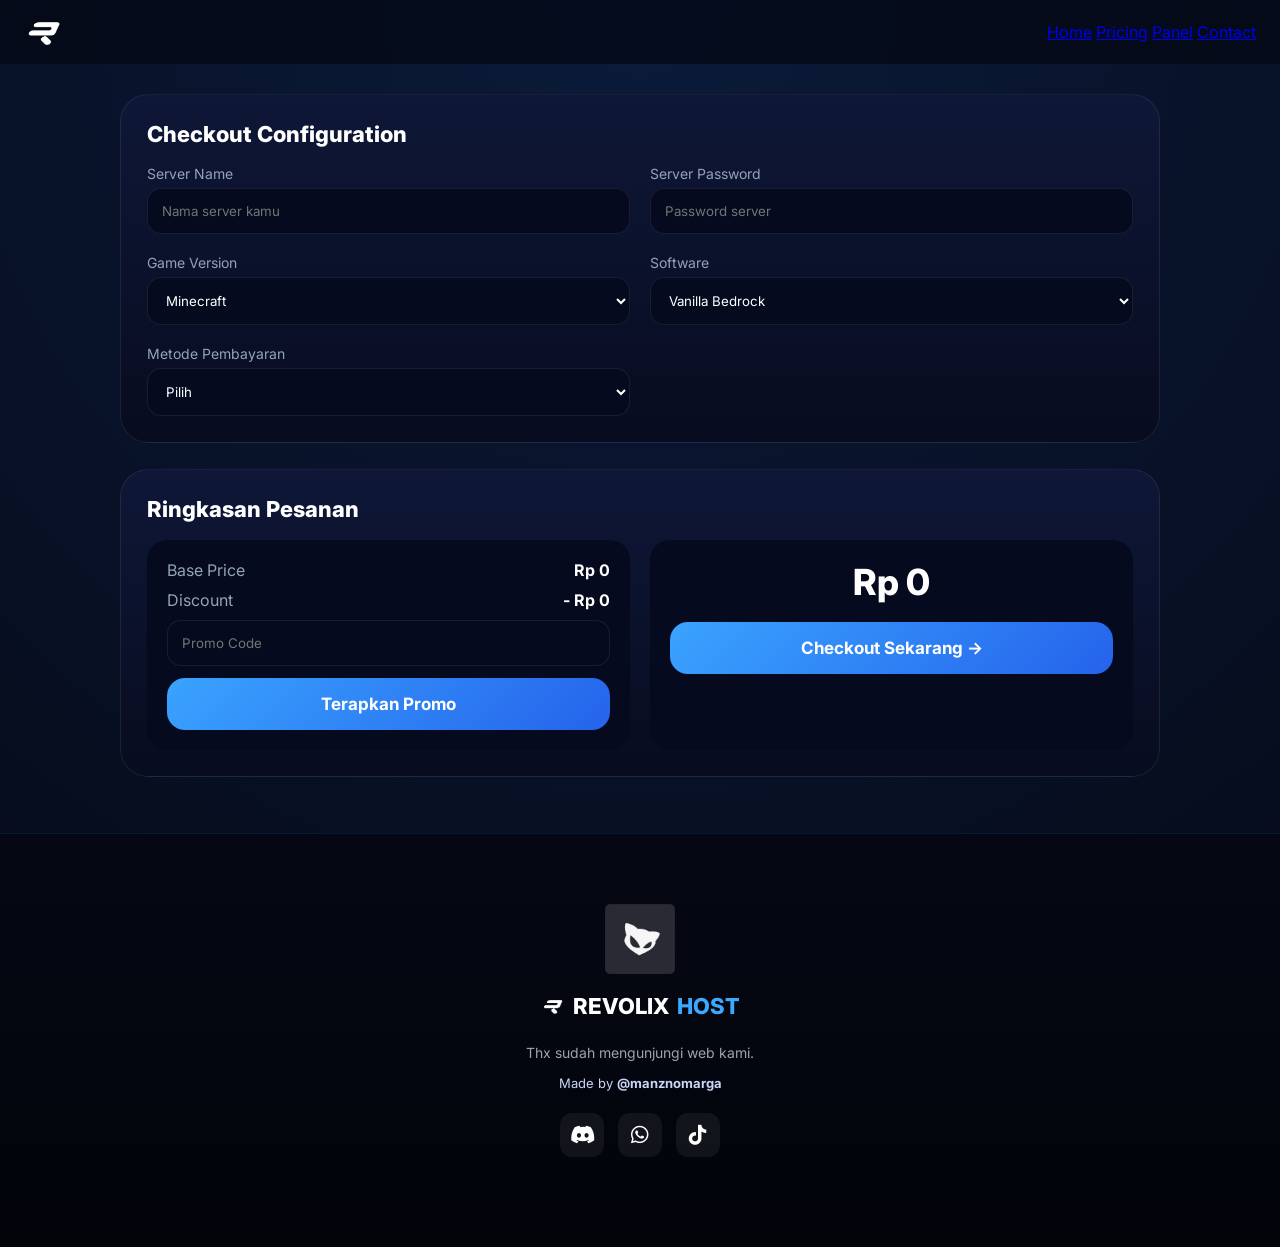
<file: checkout.html>
<!DOCTYPE html>
<html lang="id">
<head>
<meta charset="UTF-8">
<meta name="viewport" content="width=device-width, initial-scale=1.0">
<title>Checkout</title>

<link href="https://fonts.googleapis.com/css2?family=Inter:wght@400;600;700;800&display=swap" rel="stylesheet">

<link rel="stylesheet" href="https://cdnjs.cloudflare.com/ajax/libs/font-awesome/6.5.1/css/all.min.css">

<style>
/* === STYLE TIDAK DIUBAH === */
:root{
  --bg:#050814;
  --card:#0b132b;
  --blue:#3aa3ff;
  --border:rgba(255,255,255,.08);
  --text:#fff;
  --muted:#94a3b8;
}
*{box-sizing:border-box;font-family:'Inter',sans-serif}
body{
  margin:0;
  background:radial-gradient(circle at top,#0b1b3a,#050814);
  color:var(--text);
}
.header{
  height:64px;
  display:flex;
  align-items:center;
  justify-content:space-between;
  padding:0 24px;
  background:rgba(5,8,20,.75);
  backdrop-filter:blur(12px);
}
.logo{width:40px;height:40px}
.logo img{width:100%;height:100%;object-fit:contain}
.menu{width:26px}
.menu span{display:block;height:3px;background:#fff;border-radius:2px;margin:5px 0}
.container{max-width:1100px;margin:auto;padding:30px}
.card{
  background:linear-gradient(180deg,#0e1737,#080c1f);
  border:1px solid var(--border);
  border-radius:28px;
  padding:26px;
  margin-bottom:26px;
}
h2{margin:0 0 18px;font-size:22px;font-weight:800}
.grid{display:grid;grid-template-columns:repeat(2,1fr);gap:20px}
label{font-size:14px;color:var(--muted);margin-bottom:6px;display:block}
select,input{
  width:100%;
  padding:14px;
  border-radius:14px;
  border:1px solid var(--border);
  background:#050a1e;
  color:#fff;
}
.payment-detail{
  margin-top:14px;
  padding:18px;
  border-radius:16px;
  background:#050a1e;
  display:none;
}
.summary{display:grid;grid-template-columns:1fr 1fr;gap:20px}
.box{background:#050a1e;border-radius:20px;padding:20px}
.row{display:flex;justify-content:space-between;margin-bottom:10px;color:var(--muted)}
.row b{color:#fff}
.total{font-size:36px;font-weight:800}
.btn{
  width:100%;
  padding:16px;
  border-radius:18px;
  border:none;
  background:linear-gradient(135deg,#3aa3ff,#2563eb);
  color:#fff;
  font-size:17px;
  font-weight:700;
  cursor:pointer;
}
@media(max-width:900px){
  .grid,.summary{grid-template-columns:1fr}
}

/* ================= FOOTER ================= */

.footer{
  background: linear-gradient(180deg,#050814,#02040a);
  padding: 70px 20px 90px;
  text-align: center;
  border-top: 1px solid rgba(0,170,255,0.15);
}

.footer-content{
  max-width: 1100px;
  margin: auto;
}

.footer-brand{
  margin-bottom: 25px;
}

.logo-big{
  width: 70px;
  height: auto;
  max-width: 100%;
  object-fit: contain;
  margin-bottom: 15px;
}

.brand-text{
  display: flex;
  justify-content: center;
  align-items: center;
  gap: 8px;
  font-size: 22px;
  font-weight: 800;
  color: #fff;
}

.logo-small{
  width: 24px;
  height: auto;
  object-fit: contain;
}

.brand-text .blue{
  color: #3aa9ff;
}

.footer-desc{
  margin-top: 16px;
  font-size: 14px;
  color: #9ca3af;
}

.footer-made{
  margin-top: 6px;
  font-size: 13px;
  color: #cbd5f5;
}

.footer-social{
  margin-top: 22px;
  display: flex;
  justify-content: center;
  gap: 14px;
}

.footer-social a{
  width: 44px;
  height: 44px;
  border-radius: 12px;
  background: rgba(255,255,255,.06);
  display: flex;
  align-items: center;
  justify-content: center;
  font-size: 20px;
  color: #fff;
  text-decoration: none;
  transition: 0.3s ease;
}

.footer-social a:hover{
  background: #3aa9ff;
  transform: translateY(-4px);
}

/* ===== HAMBURGER ===== */
.hamburger-btn{
  width:26px;
  cursor:pointer;
}

.hamburger-btn span{
  display:block;
  height:3px;
  background:#fff;
  margin:5px 0;
  border-radius:2px;
}

/* ===== MOBILE MENU ===== */
.mobile-menu{
  position:fixed;
  top:0;
  right:-100%;
  width:80%;
  height:100vh;
  background:#070814;
  padding:90px 24px;
  transition:.3s ease;
  z-index:9999;
}

.mobile-menu.active{
  right:0;
}

.mobile-menu a{
  display:block;
  margin:16px 0;
  text-decoration:none;
  color:#eaf4ff;
  font-weight:500;
}

/* GROUP */
.menu-group{
  margin-top:22px;
}

.menu-title{
  display:flex;
  justify-content:space-between;
  align-items:center;
  font-weight:600;
  cursor:pointer;
}

.arrow{
  font-size:12px;
  transition:.3s;
}

/* SUBMENU */
.submenu{
  max-height:0;
  overflow:hidden;
  margin-left:12px;
  transition:.3s ease;
}

.submenu.active{
  max-height:200px;
}

.menu-title.toggle.active .arrow{
  transform:rotate(180deg);
}

/* ===== HAMBURGER ===== */
.hamburger-btn{
  display:none;
  width:26px;
  cursor:pointer;
}

.hamburger-btn span{
  display:block;
  height:3px;
  background:#eaf4ff;
  margin:5px 0;
  border-radius:2px;
}

/* ===== MOBILE MENU ===== */
.mobile-menu{
  position:fixed;
  top:0;
  right:-100%;
  width:80%;
  height:100vh;
  background:#070814;
  padding:90px 24px;
  transition:.3s ease;
  z-index:9999;
}

.mobile-menu.active{
  right:0;
}

.mobile-menu a{
  display:block;
  margin:16px 0;
  text-decoration:none;
  color:#eaf4ff;
  font-weight:500;
}

/* GROUP */
.menu-group{
  margin-top:22px;
}

.menu-title{
  display:flex;
  justify-content:space-between;
  align-items:center;
  font-weight:600;
  cursor:pointer;
}

.arrow{
  font-size:12px;
  transition:.3s;
}

/* SUBMENU */
.submenu{
  max-height:0;
  overflow:hidden;
  margin-left:12px;
  transition:.3s ease;
}

.submenu.active{
  max-height:200px;
}

.menu-title.toggle.active .arrow{
  transform:rotate(180deg);
}

/* ===== RESPONSIVE ===== */
@media (max-width:992px){
  nav{
    display:none;
  }
  .hamburger-btn{
    display:block;
  }
}
</style>
</head>

<body>

<div class="header">
  <div class="logo">
    <img src="logo-kanan.png">
  </div>

  <!-- HAMBURGER -->
<nav>
      <a href="lobby.html">Home</a>
      <a href="#pricing">Pricing</a>
      <a href="panel.html">Panel</a>
      <a href="support.html">Contact</a>
    </nav>

    <!-- HAMBURGER -->
    <div class="hamburger-btn" id="hamburgerBtn">
      <span></span>
      <span></span>
      <span></span>
    </div>

  </div>
</header>
<div class="mobile-menu" id="mobileMenu">

  <a href="lobby.html">Beranda</a>

  <div class="menu-group">
    <div class="menu-title toggle">
      Minecraft Hosting
      <span class="arrow">▼</span>
    </div>
    <div class="submenu">
      <a href="paket-private.html#private">Private Hosting</a>
      <a href="paket-shared.html#shared">Shared Hosting</a>
    </div>
  </div>

  <div class="menu-group">
    <div class="menu-title">Other Products</div>
    <a href="vps.html">VPS</a>
    <a href="domain.html">Domain</a>
    <a href="setup.html">Setup Server</a>
    <a href="panel.html">Game Panel</a>
    <a href="support.html">Support</a>
  </div>

</div>

<div class="mobile-menu" id="mobileMenu">

  <a href="lobby.html">Beranda</a>

  <div class="menu-group">
    <div class="menu-title toggle">
      Minecraft Hosting
      <span class="arrow">▼</span>
    </div>
    <div class="submenu">
      <a href="paket-private.html#private">Private Hosting</a>
      <a href="paket-shared.html#shared">Shared Hosting</a>
    </div>
  </div>

  <div class="menu-group">
    <div class="menu-title">Other Products</div>
    <a href="vps.html">VPS</a>
    <a href="domain.html">Domain</a>
    <a href="setup.html">Setup Server</a>
    <a href="panel.html">Game Panel</a>
    <a href="support.html">Support</a>
  </div>

</div>

<div class="container">

<div class="card">
<h2>Checkout Configuration</h2>
<div class="grid">
<div>
  <label>Server Name</label>
  <input id="serverName" placeholder="Nama server kamu">
</div>

<div>
  <label>Server Password</label>
  <input id="serverPass" type="password" placeholder="Password server">
</div>

<div>
<label>Game Version</label>
<select id="game">
<option>Minecraft</option>
</select>
</div>

<div>
<label>Software</label>
<select id="software">
<option>Vanilla Bedrock</option>
<option>Paper</option>
<option>BungeeCord</option>
<option>Fabric</option>
<option>Spigot</option>
<option>Velocity</option>
</select>
</div>

<div>
<label>Metode Pembayaran</label>
<select id="payment" onchange="showPayment()">
<option value="">Pilih</option>
<option value="qris">QRIS</option>
<option value="dana">DANA</option>
<option value="gopay">GoPay</option>
</select>
<div class="payment-detail" id="payDetail"></div>
</div>

</div>
</div>

<div class="card">
<h2>Ringkasan Pesanan</h2>

<div class="summary">

<div class="box">
<div class="row"><span>Base Price</span><b id="base">Rp 0</b></div>
<div class="row"><span>Discount</span><b id="disc">Rp 0</b></div>
<input id="promo" placeholder="Promo Code">
<button class="btn" onclick="applyPromo()" style="margin-top:12px">Terapkan Promo</button>
</div>

<div class="box" style="text-align:center">
<div class="total" id="total">Rp 0</div>
<button class="btn" onclick="checkout()" style="margin-top:18px">
Checkout Sekarang →
</button>
</div>

</div>
</div>

</div>

<script>
/* === BACA HARGA DARI DETAIL.HTML === */
const params = new URLSearchParams(window.location.search);
let basePrice = parseInt(params.get("harga")) || 0;
let discount = 0;

/* ELEMENT */
const baseEl = document.getElementById("base");
const discEl = document.getElementById("disc");
const totalEl = document.getElementById("total");

/* UPDATE TAMPILAN */
function updatePrice(){
  baseEl.innerText = "Rp " + basePrice.toLocaleString("id-ID");
  discEl.innerText = "- Rp " + discount.toLocaleString("id-ID");
  totalEl.innerText = "Rp " + Math.max(basePrice - discount, 0).toLocaleString("id-ID");
}
updatePrice();

/* PROMO */
function applyPromo(){
  discount = promo.value === "DISKON15" ? 15000 : 0;
  updatePrice();
}

/* PAYMENT */
function showPayment(){
  payDetail.style.display="block";
  if(payment.value==="qris") payDetail.innerHTML=`<img src="qris.png" width="180">`;
  if(payment.value==="dana") payDetail.innerHTML=`DANA<br>08xxxxxxxxxx`;
  if(payment.value==="gopay") payDetail.innerHTML=`GOPAY<br>08xxxxxxxxxx`;
}

/* CHECKOUT */
function checkout(){

  const total = Math.max(base - disc, 0);

  const serverName = document.getElementById("serverName").value || "-";
  const serverPass = document.getElementById("serverPass").value || "-";

  const msg =
`╭─╼〈 ORDER FORM 〉╼
├ 🎮 Game           : \`${game.value}\`
├ 📦 Paket          : \`${paket}\`
├ 🧠 RAM            : \`${ram}\`
├ ⚙️ CPU            : \`${cpu}\`
├ 💾 Disk           : \`${disk}\`
├ 🌐 Server Name    : \`${serverName}\`
├ 🔑 Server Password: \`${serverPass}\`
├ 🖥️ Software       : \`${software.value}\`
├ 💳 Payment        : \`${payment.value.toUpperCase()}\`
├ 💰 Total          : \`Rp ${total.toLocaleString("id-ID")}\`
╰────────────╼`;

  window.open(
    "https://wa.me/6287745935987?text=" + encodeURIComponent(msg),
    "_blank"
  );
}

const q = new URLSearchParams(location.search);

const paket = (q.get("paket") || "LITE").toUpperCase();
const ramRaw  = q.get("ram");
const cpuRaw  = q.get("cpu");
const diskRaw = q.get("disk");

const ram  = ramRaw  ? ramRaw  + " GB"   : "-";
const cpu  = cpuRaw  ? cpuRaw  + " Core" : "-";
const disk = diskRaw ? diskRaw + " GB"   : "-";

let base     = Number(q.get("harga")) || 0;
let disc     = 0;
</script>
<footer class="footer">
  <div class="footer-content">

    <div class="footer-brand">
      <img src="logo-besar.png" alt="REVOLIX Logo" class="logo-big">

      <div class="brand-text">
        <img src="logo-kanan.png" alt="Logo Small" class="logo-small">
        REVOLIX<span class="blue">HOST</span>
      </div>
    </div>

    <p class="footer-desc">
      Thx sudah mengunjungi web kami.
    </p>

    <p class="footer-made">
      Made by <strong>@manznomarga</strong>
    </p>

    <div class="footer-social">
  <a href="https://discord.gg/YJnR5jQazt" target="_blank">
    <i class="fa-brands fa-discord"></i>
  </a>

  <a href="https://wa.me/6287745935987" target="_blank">
    <i class="fa-brands fa-whatsapp"></i>
  </a>

  <a href="https://tiktok.com/@revolix.com" target="_blank">
    <i class="fa-brands fa-tiktok"></i>
  </a>
</div>

  </div>
</footer>
<script>
document.addEventListener("DOMContentLoaded", () => {

  const hamburger = document.getElementById("hamburgerBtn");
  const mobileMenu = document.getElementById("mobileMenu");
  const toggle = document.querySelector(".menu-title.toggle");

  hamburger.addEventListener("click", () => {
    mobileMenu.classList.toggle("active");
  });

  toggle.addEventListener("click", () => {
    toggle.classList.toggle("active");
    toggle.nextElementSibling.classList.toggle("active");
  });

  document.querySelectorAll(".mobile-menu a").forEach(link=>{
    link.addEventListener("click", () => {
      mobileMenu.classList.remove("active");
    });
  });

});
</script>
</body>
</html>
</file>
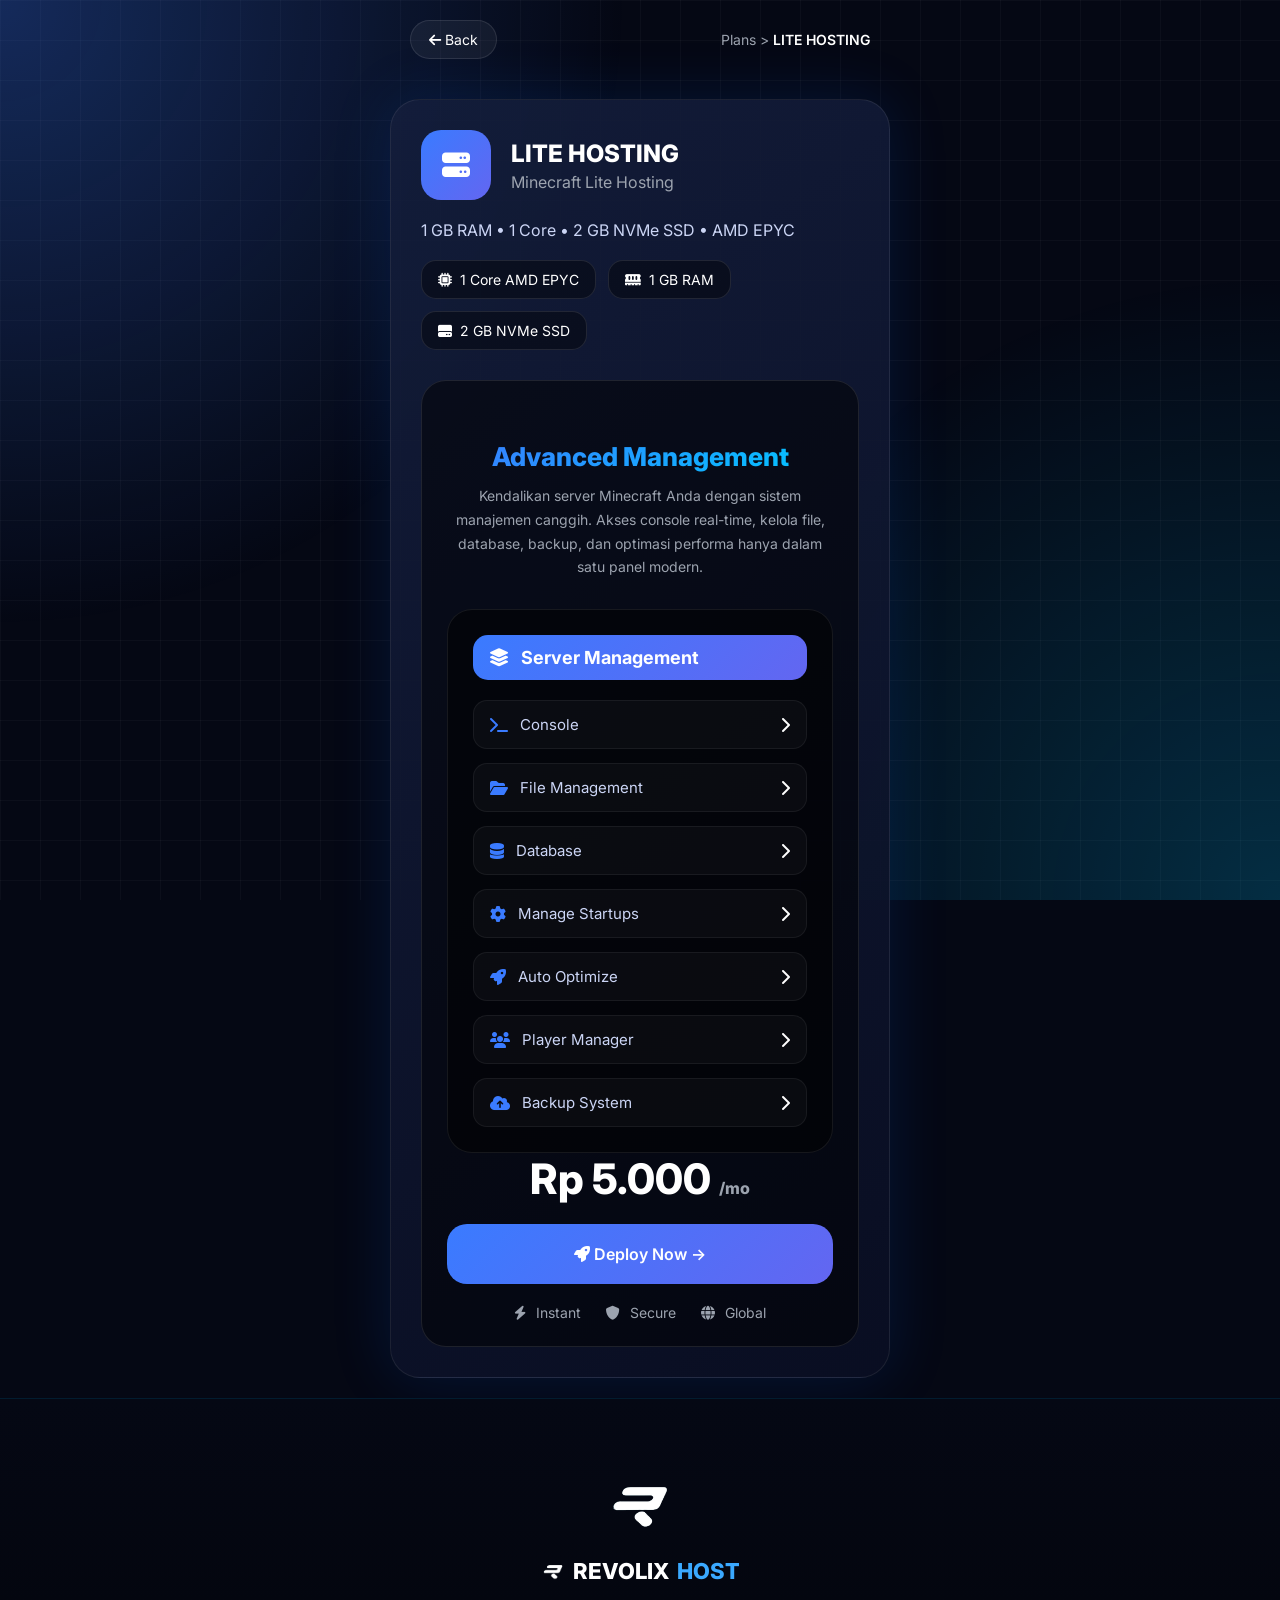
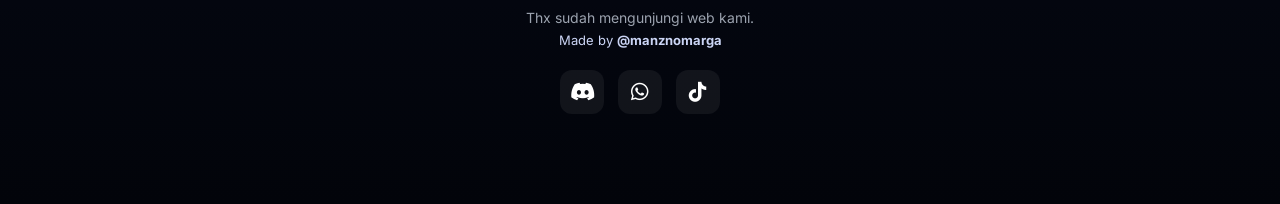
<file: detail.html>
<!DOCTYPE html>
<html lang="id">
<head>
<meta charset="UTF-8">
<meta name="viewport" content="width=device-width, initial-scale=1.0">
<title>Detail Paket</title>
<link href="https://fonts.googleapis.com/css2?family=Inter:wght@400;600;700;800&display=swap" rel="stylesheet">
<link rel="stylesheet" href="https://cdnjs.cloudflare.com/ajax/libs/font-awesome/6.5.0/css/all.min.css">
<style>
*{margin:0;padding:0;box-sizing:border-box;font-family:'Inter',sans-serif;}
body{background:#050814;color:white;min-height:100vh;overflow-x:hidden;scroll-behavior:smooth;}
body::before{content:"";position:fixed;inset:0;background:linear-gradient(rgba(255,255,255,.03) 1px, transparent 1px), linear-gradient(90deg, rgba(255,255,255,.03) 1px, transparent 1px);background-size:40px 40px;z-index:-2;}
body::after{content:"";position:fixed;inset:0;background:radial-gradient(circle at top left, rgba(58,123,255,.3), transparent 40%), radial-gradient(circle at bottom right, rgba(0,198,255,.2), transparent 40%);z-index:-1;}
.top-nav{display:flex;align-items:center;justify-content:space-between;padding:20px;max-width:500px;margin:auto;}
.back-btn{padding:10px 18px;border-radius:30px;background:rgba(255,255,255,.05);border:1px solid rgba(255,255,255,.1);cursor:pointer;font-size:14px;}
.breadcrumb{font-size:14px;color:#9ca3af;}
.breadcrumb span{color:white;font-weight:600;}
.card{max-width:500px;margin:20px auto;background:linear-gradient(145deg, rgba(20,30,60,.9), rgba(10,15,35,.9));border-radius:30px;padding:30px;border:1px solid rgba(255,255,255,.08);box-shadow:0 0 60px rgba(0,100,255,.15);}
.header{display:flex;gap:20px;align-items:center;margin-bottom:20px;}
.icon-box{width:70px;height:70px;border-radius:20px;background:linear-gradient(135deg,#3a7bff,#6366f1);display:flex;align-items:center;justify-content:center;font-size:28px;}
.title h1{font-size:24px;font-weight:800;}
.title p{color:#9ca3af;margin-top:4px;}
.pills{display:flex;flex-wrap:wrap;gap:12px;margin:20px 0;}
.pill{padding:10px 16px;border-radius:15px;background:rgba(0,0,0,.4);border:1px solid rgba(255,255,255,.1);display:flex;align-items:center;gap:8px;font-size:14px;}
.price-box{margin-top:30px;padding:25px;border-radius:25px;background:rgba(0,0,0,.5);border:1px solid rgba(255,255,255,.1);text-align:center;}
.price{font-size:42px;font-weight:800;margin-bottom:20px;}
.price span{font-size:16px;color:#9ca3af;}
.deploy{width:100%;height:60px;border:none;border-radius:20px;font-size:16px;font-weight:600;cursor:pointer;background:linear-gradient(135deg,#3a7bff,#6366f1);color:white;}
.features{margin-top:20px;display:flex;justify-content:center;gap:25px;color:#9ca3af;font-size:14px;}
.features i{margin-right:6px;}
.management-box{margin-top:30px;padding:25px;border-radius:25px;background:rgba(0,0,0,.5);border:1px solid rgba(255,255,255,.08);}
.management-title{display:flex;align-items:center;gap:12px;font-weight:700;font-size:18px;margin-bottom:20px;padding:12px 16px;border-radius:15px;background:linear-gradient(135deg,#3a7bff,#6366f1);}
.management-list{display:flex;flex-direction:column;gap:14px;}
.management-item{display:flex;justify-content:space-between;align-items:center;padding:14px 16px;border-radius:14px;background:rgba(255,255,255,.03);border:1px solid rgba(255,255,255,.06);transition:.3s;cursor:pointer;}
.management-item:hover{background:rgba(58,123,255,.15);border-color:rgba(58,123,255,.4);}
.management-left{display:flex;align-items:center;gap:12px;color:#cbd5f5;font-size:15px;}
.management-left i{color:#3a7bff;font-size:16px;}
.management-hero{text-align:center;margin-top:35px;}
.management-hero h2{font-size:26px;font-weight:800;background:linear-gradient(135deg,#3a7bff,#00c6ff);-webkit-background-clip:text;-webkit-text-fill-color:transparent;margin-bottom:12px;}
.management-hero p{font-size:14px;color:#9ca3af;line-height:1.7;max-width:420px;margin:auto;}
.footer{background: linear-gradient(180deg,#050814,#02040a);padding: 70px 20px 90px;text-align: center;border-top: 1px solid rgba(0,170,255,0.15);}
.footer-content{max-width: 1100px;margin: auto;}
.footer-brand{margin-bottom: 25px;}
.logo-big{width: 70px;height: auto;max-width: 100%;object-fit: contain;margin-bottom: 15px;}
.brand-text{display: flex;justify-content: center;align-items: center;gap: 8px;font-size: 22px;font-weight: 800;color: #fff;}
.logo-small{width: 24px;height: auto;object-fit: contain;}
.brand-text .blue{color: #3aa9ff;}
.footer-desc{margin-top: 16px;font-size: 14px;color: #9ca3af;}
.footer-made{margin-top: 6px;font-size: 13px;color: #cbd5f5;}
.footer-social{margin-top: 22px;display: flex;justify-content: center;gap: 14px;}
.footer-social a{width: 44px;height: 44px;border-radius: 12px;background: rgba(255,255,255,.06);display: flex;align-items: center;justify-content: center;font-size: 20px;color: #fff;text-decoration: none;transition: 0.3s ease;}
.footer-social a:hover{background: #3aa9ff;transform: translateY(-4px);}
</style>
</head>
<body>

<div class="top-nav">
  <div class="back-btn" onclick="window.history.back()">
    <i class="fa-solid fa-arrow-left"></i> Back
  </div>
  <div class="breadcrumb">
    Plans > <span id="breadcrumbTitle"></span>
  </div>
</div>

<div class="card">

  <div class="header">
    <div class="icon-box">
      <i class="fa-solid fa-server"></i>
    </div>
    <div class="title">
      <h1 id="title"></h1>
      <p id="typeText"></p>
    </div>
  </div>

  <div id="subtitle" style="color:#cbd5f5;margin-bottom:10px;"></div>

  <div class="pills">
    <div class="pill"><i class="fa-solid fa-microchip"></i> <span id="cpu"></span></div>
    <div class="pill"><i class="fa-solid fa-memory"></i> <span id="ram"></span></div>
    <div class="pill"><i class="fa-solid fa-hard-drive"></i> <span id="disk"></span></div>
  </div>

  <div class="price-box">
    <div class="management-hero">
      <h2>Advanced Management</h2>
      <p>
        Kendalikan server Minecraft Anda dengan sistem manajemen canggih.
        Akses console real-time, kelola file, database, backup, dan optimasi
        performa hanya dalam satu panel modern.
      </p>
    </div>

    <div class="management-box">
      <div class="management-title">
        <i class="fa-solid fa-layer-group"></i>
        Server Management
      </div>

      <div class="management-list">
        <div class="management-item"><div class="management-left"><i class="fa-solid fa-terminal"></i> Console</div><i class="fa-solid fa-chevron-right"></i></div>
        <div class="management-item"><div class="management-left"><i class="fa-solid fa-folder-open"></i> File Management</div><i class="fa-solid fa-chevron-right"></i></div>
        <div class="management-item"><div class="management-left"><i class="fa-solid fa-database"></i> Database</div><i class="fa-solid fa-chevron-right"></i></div>
        <div class="management-item"><div class="management-left"><i class="fa-solid fa-gear"></i> Manage Startups</div><i class="fa-solid fa-chevron-right"></i></div>
        <div class="management-item"><div class="management-left"><i class="fa-solid fa-rocket"></i> Auto Optimize</div><i class="fa-solid fa-chevron-right"></i></div>
        <div class="management-item"><div class="management-left"><i class="fa-solid fa-users"></i> Player Manager</div><i class="fa-solid fa-chevron-right"></i></div>
        <div class="management-item"><div class="management-left"><i class="fa-solid fa-cloud-arrow-up"></i> Backup System</div><i class="fa-solid fa-chevron-right"></i></div>
      </div>
    </div>

    <div class="price" id="price"></div>
    <button class="deploy" id="deployNow">
      <i class="fa-solid fa-rocket"></i> Deploy Now →
    </button>

    <div class="features">
      <div><i class="fa-solid fa-bolt"></i> Instant</div>
      <div><i class="fa-solid fa-shield"></i> Secure</div>
      <div><i class="fa-solid fa-globe"></i> Global</div>
    </div>
  </div>
</div>

<script>
const params = new URLSearchParams(window.location.search);
const paket = (params.get("paket") || "lite").toLowerCase();
const ram = parseInt(params.get("ram")) || 1;
const core = parseInt(params.get("cpu")) || 1;
const disk = parseInt(params.get("disk")) || ram * 2;
const harga = parseInt(params.get("harga")) || 5000;

let cpuName = "AMD EPYC";
if (paket.includes("medium")) cpuName = "AMD EPYC 7443P";
else if (paket.includes("extreme")) cpuName = "Ryzen 7 3700X";

document.getElementById("title").innerText = paket.toUpperCase() + " HOSTING";
document.getElementById("typeText").innerText = "Minecraft " + paket.charAt(0).toUpperCase() + paket.slice(1) + " Hosting";
document.getElementById("breadcrumbTitle").innerText = paket.toUpperCase() + " HOSTING";
document.getElementById("cpu").innerText = core + " Core " + cpuName;
document.getElementById("ram").innerText = ram + " GB RAM";
document.getElementById("disk").innerText = disk + " GB NVMe SSD";
document.getElementById("price").innerHTML = "Rp " + harga.toLocaleString("id-ID") + " <span>/mo</span>";
document.getElementById("subtitle").innerText = ram + " GB RAM • " + core + " Core • " + disk + " GB NVMe SSD • " + cpuName;

document.getElementById("deployNow").addEventListener("click", function () {
  window.location.href =
    "checkout.html?paket=" + paket +
    "&ram=" + ram +
    "&cpu=" + core +
    "&disk=" + disk +
    "&harga=" + harga;
});
</script>

<footer class="footer">
  <div class="footer-content">
    <div class="footer-brand">
      <img src="logo-kanan.png" alt="REVOLIX Logo" class="logo-big">
      <div class="brand-text">
        <img src="logo-kanan.png" alt="Logo Small" class="logo-small">
        REVOLIX<span class="blue">HOST</span>
      </div>
    </div>
    <p class="footer-desc">Thx sudah mengunjungi web kami.</p>
    <p class="footer-made">Made by <strong>@manznomarga</strong></p>
    <div class="footer-social">
      <a href="https://discord.gg/YJnR5jQazt" target="_blank"><i class="fa-brands fa-discord"></i></a>
      <a href="https://wa.me/6287745935987" target="_blank"><i class="fa-brands fa-whatsapp"></i></a>
      <a href="https://tiktok.com/@revolix.com" target="_blank"><i class="fa-brands fa-tiktok"></i></a>
    </div>
  </div>
</footer>

</body>
</html>
</file>
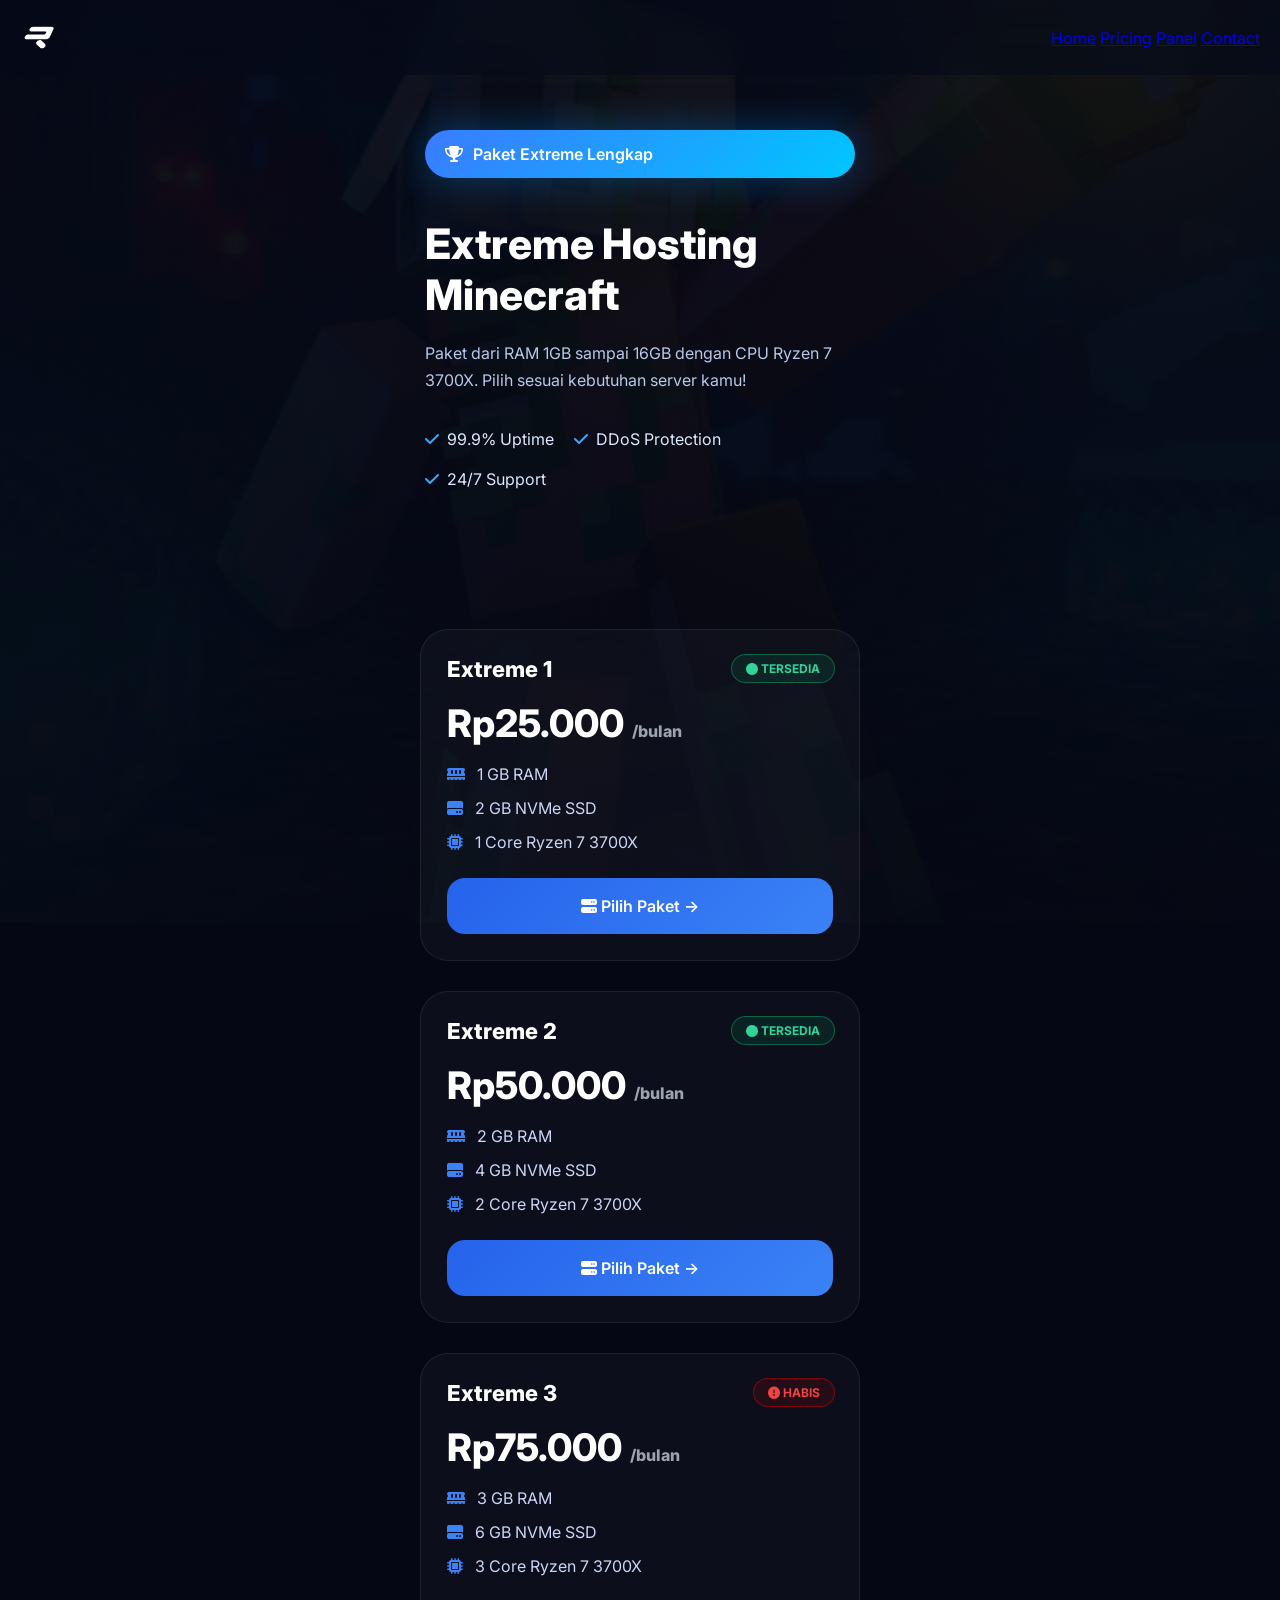
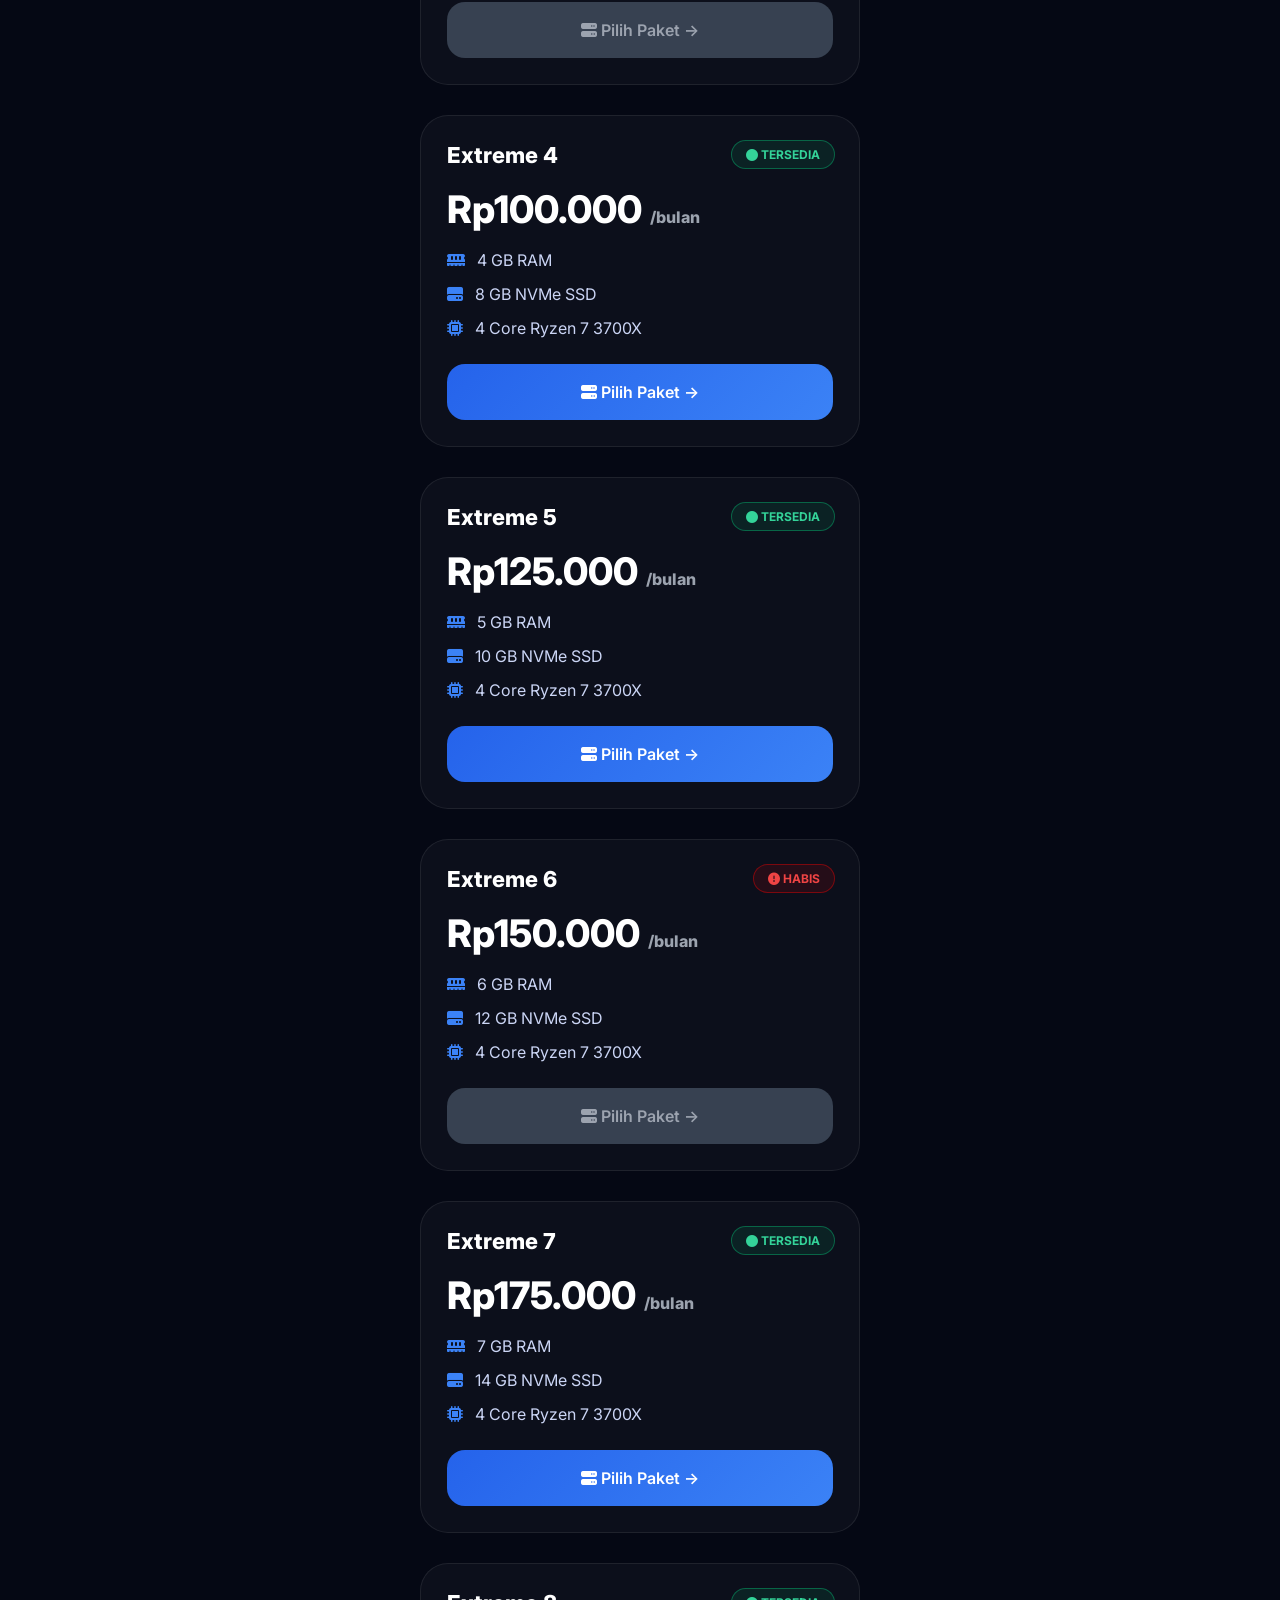
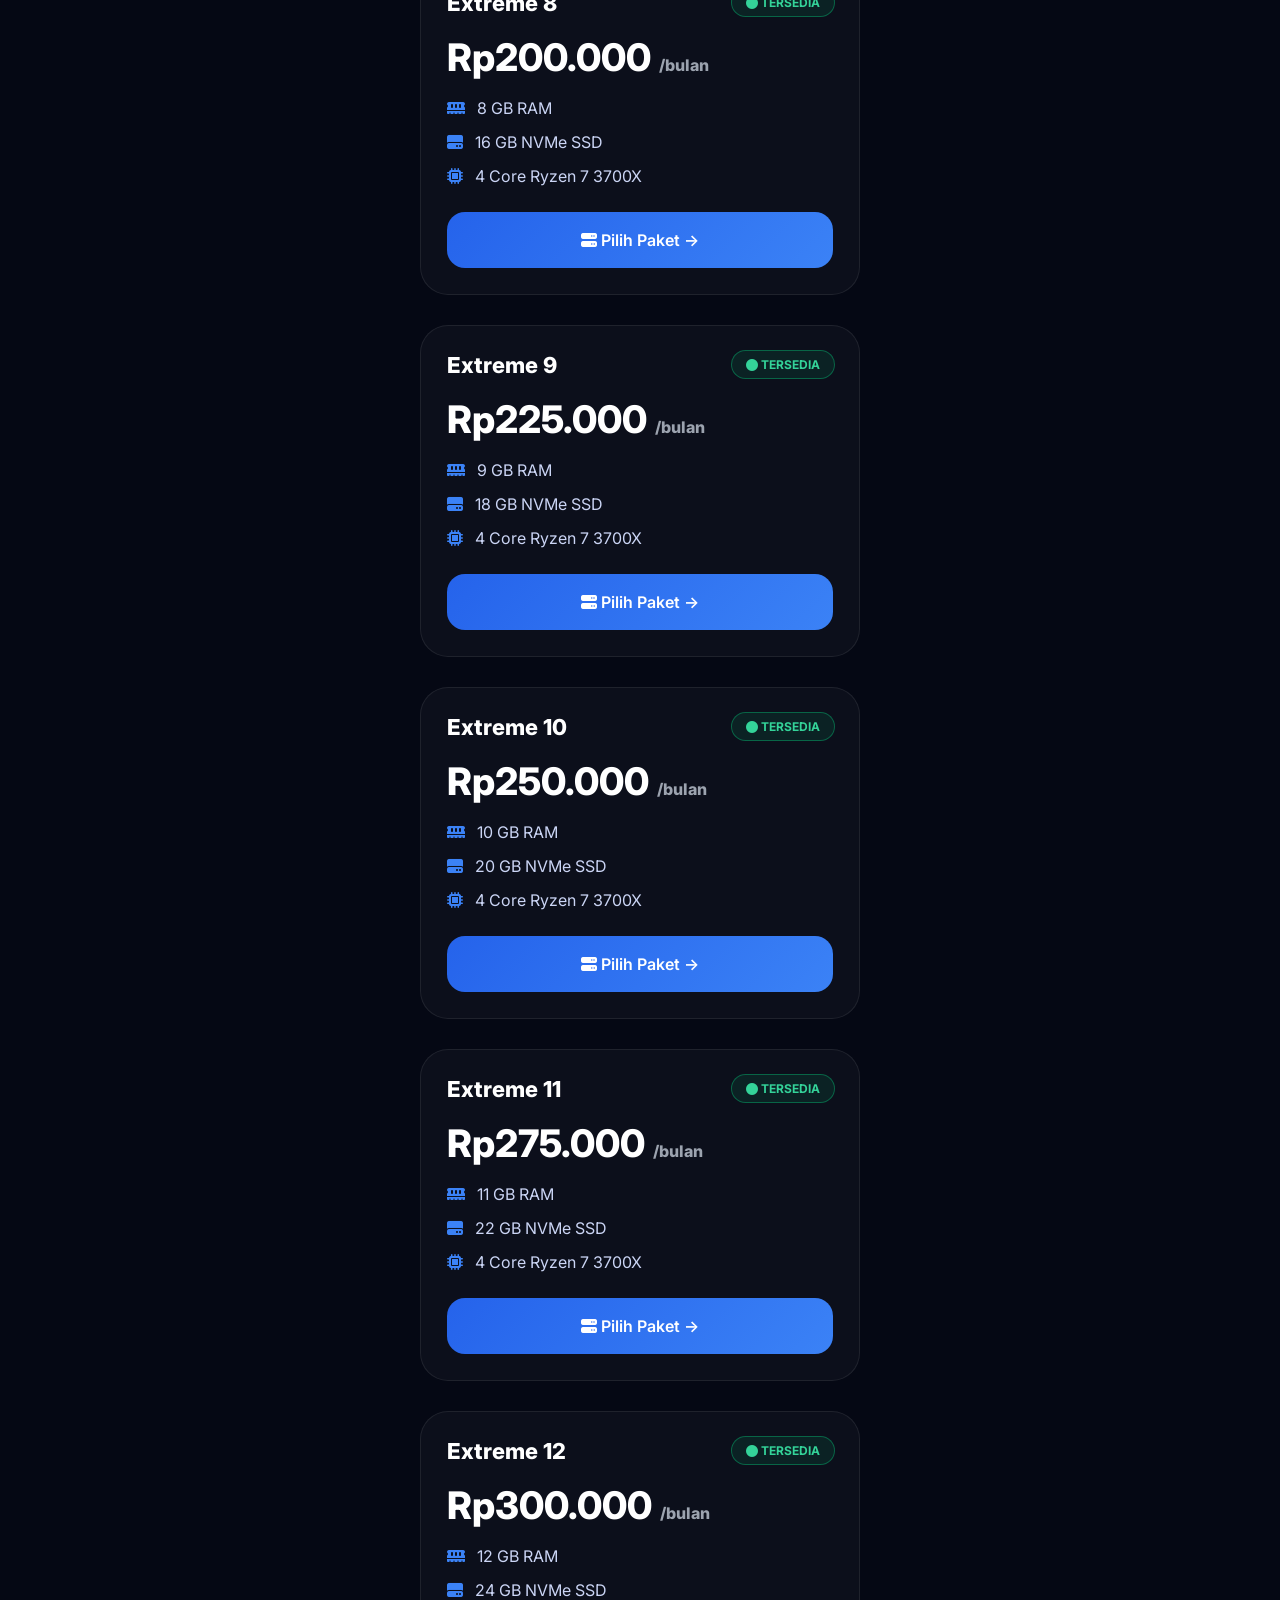
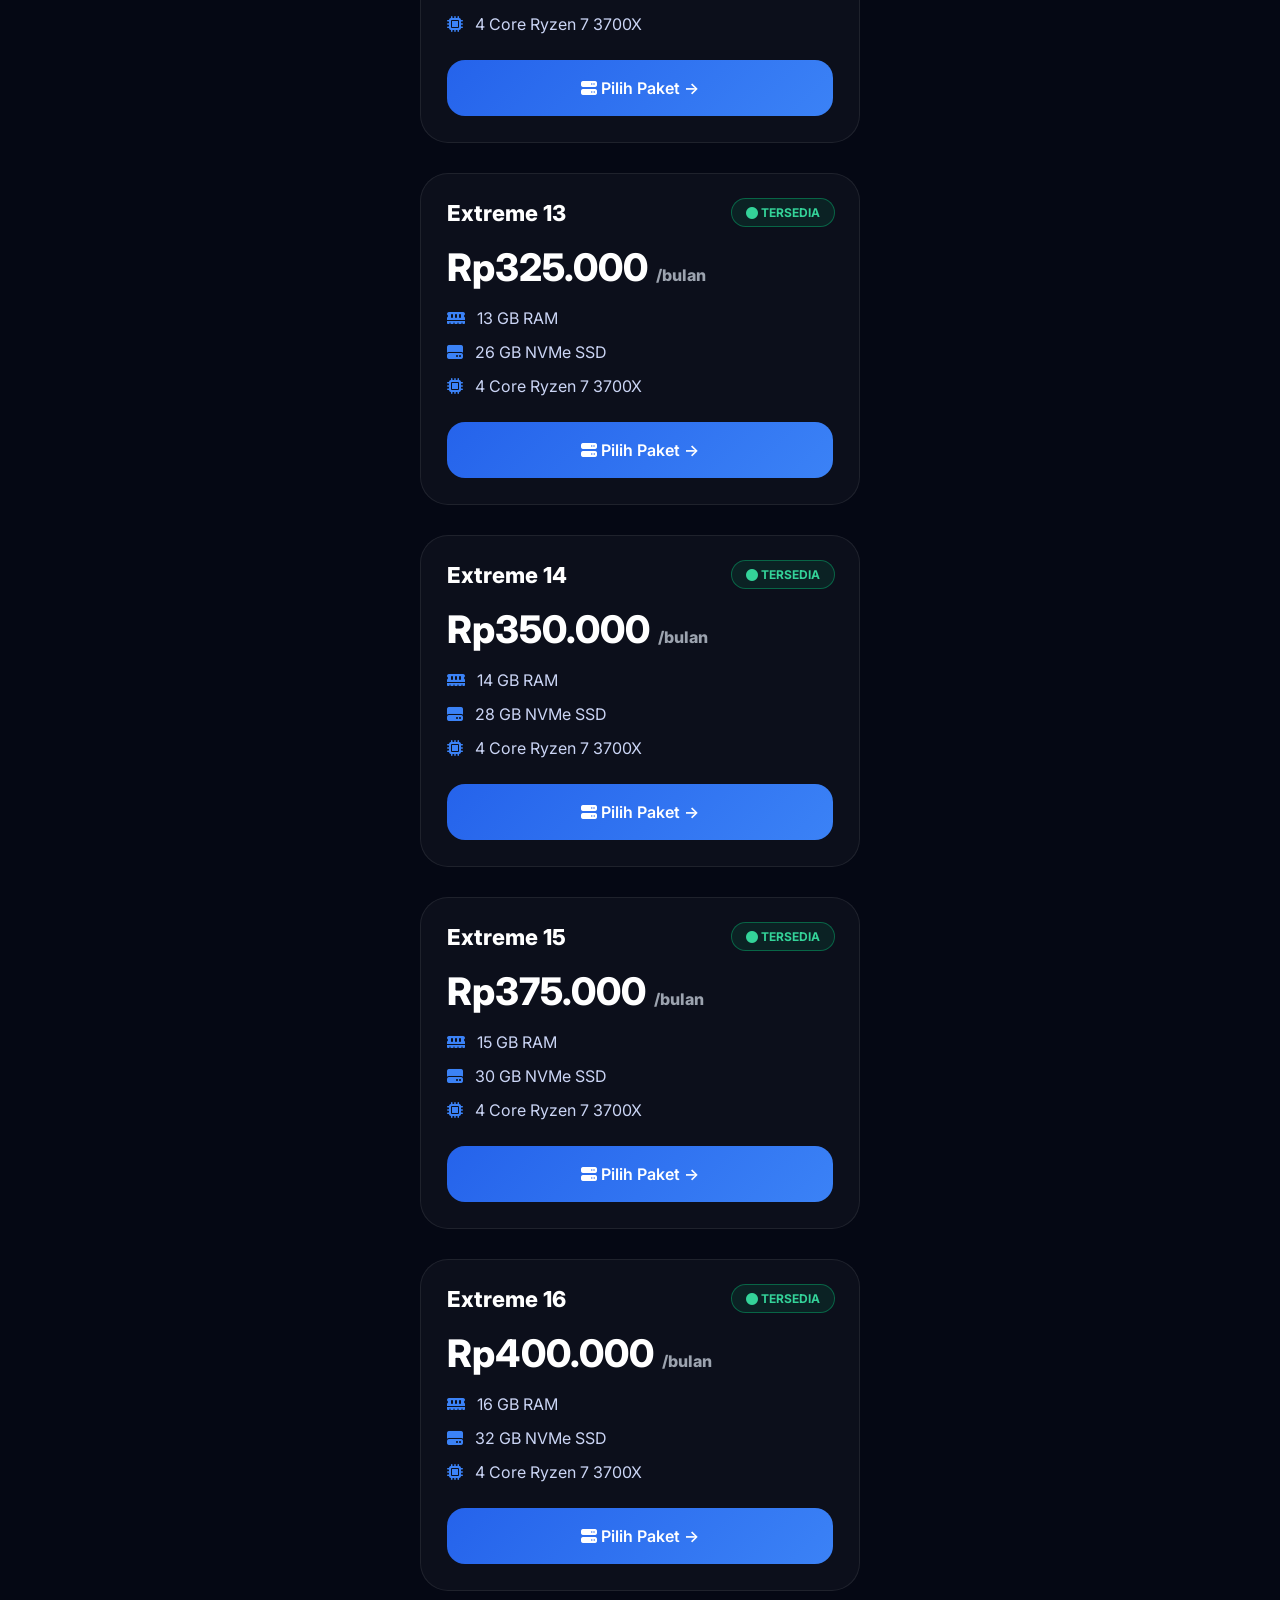
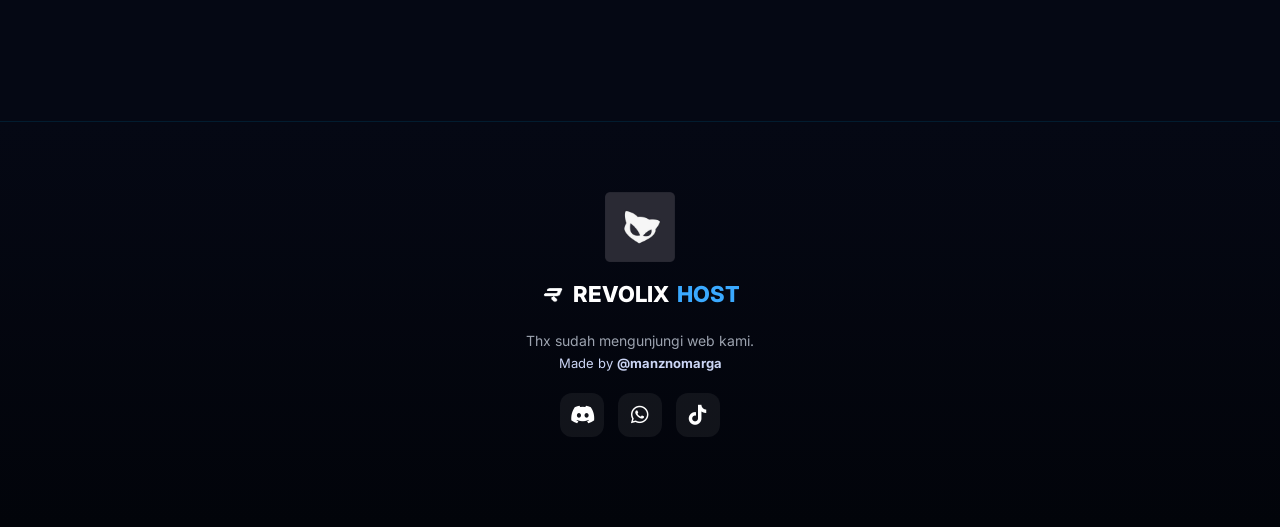
<file: paket-extreme.html>
<!DOCTYPE html>
<html lang="id">
<head>
<meta charset="UTF-8">
<meta name="viewport" content="width=device-width, initial-scale=1.0">
<title>Paket Extreme - Lite Hosting Minecraft</title>
<link href="https://fonts.googleapis.com/css2?family=Inter:wght@400;600;700;800&display=swap" rel="stylesheet">
<link rel="stylesheet" href="https://cdnjs.cloudflare.com/ajax/libs/font-awesome/6.5.0/css/all.min.css">
<style>
*{margin:0;padding:0;box-sizing:border-box;font-family:'Inter',sans-serif;}
body{background:#050814;color:#fff;min-height:100vh;overflow-x:hidden;scroll-behavior:smooth;}
header{position:fixed;top:0;width:100%;height:75px;display:flex;align-items:center;justify-content:space-between;padding:0 20px;backdrop-filter:blur(15px);background:rgba(5,10,25,.6);z-index:1000;}
.logo img{height:38px;}
.hamburger{width:28px;height:22px;display:flex;flex-direction:column;justify-content:space-between;cursor:pointer;}
.hamburger span{height:3px;width:100%;background:#fff;border-radius:3px;}
.bg{position:fixed;inset:0;background:url('minecraft-extreme.jpg') center/cover no-repeat;z-index:-2;transform:scale(1.05);}
.bg::after{content:"";position:absolute;inset:0;background:linear-gradient(to bottom, rgba(5,8,20,.85), rgba(5,8,20,.95));}
.container{padding:130px 25px 60px;max-width:480px;margin:auto;}
.badge{display:flex;align-items:center;gap:10px;padding:14px 20px;border-radius:999px;background:linear-gradient(135deg,#3a7bff,#00c6ff);font-weight:600;margin-bottom:40px;box-shadow:0 0 40px rgba(0,150,255,.35);}
h1{font-size:42px;font-weight:800;margin-bottom:20px;}
.desc{color:#b7c8e8;line-height:1.7;margin-bottom:35px;}
.features{display:flex;flex-wrap:wrap;gap:20px;margin-bottom:40px;}
.feature{display:flex;align-items:center;gap:8px;color:#dbeafe;}
.feature i{color:#3aa9ff;}
.products{padding:40px 20px 100px;max-width:480px;margin:auto;}
.product-card{background:rgba(255,255,255,.03);border:1px solid rgba(255,255,255,.08);border-radius:28px;padding:26px;margin-bottom:30px;position:relative;opacity:0;transform:translateY(40px);transition:opacity 0.7s ease, transform 0.7s ease;}
.product-card.show{opacity:1;transform:translateY(0);}
.status, .available{position:absolute;top:24px;right:24px;padding:6px 14px;border-radius:999px;font-size:12px;font-weight:700;}
.available{background:rgba(0,255,150,.08);border:1px solid rgba(0,255,150,.3);color:#34d399;}
.status.habis{background:rgba(255,0,0,.1);border:1px solid rgba(255,0,0,.4);color:#ef4444;}
.product-title{font-size:22px;font-weight:800;margin-bottom:4px;}
.price{font-size:38px;font-weight:800;margin:18px 0;}
.price span{font-size:16px;color:#9ca3af;}
.spec-list{margin:18px 0 26px;}
.spec{display:flex;align-items:center;gap:12px;margin-bottom:14px;color:#cbd5f5;}
.spec i{color:#3b82f6;}
.choose-btn{width:100%;height:56px;border:none;border-radius:18px;font-size:16px;font-weight:600;cursor:pointer;background:linear-gradient(135deg,#2563eb,#3b82f6);color:#fff;}
.choose-btn.disabled{background:#374151;color:#9ca3af;cursor:not-allowed;}

/* ================= FOOTER ================= */

.footer{
  background: linear-gradient(180deg,#050814,#02040a);
  padding: 70px 20px 90px;
  text-align: center;
  border-top: 1px solid rgba(0,170,255,0.15);
}

.footer-content{
  max-width: 1100px;
  margin: auto;
}

.footer-brand{
  margin-bottom: 25px;
}

.logo-big{
  width: 70px;
  height: auto;
  max-width: 100%;
  object-fit: contain;
  margin-bottom: 15px;
}

.brand-text{
  display: flex;
  justify-content: center;
  align-items: center;
  gap: 8px;
  font-size: 22px;
  font-weight: 800;
  color: #fff;
}

.logo-small{
  width: 24px;
  height: auto;
  object-fit: contain;
}

.brand-text .blue{
  color: #3aa9ff;
}

.footer-desc{
  margin-top: 16px;
  font-size: 14px;
  color: #9ca3af;
}

.footer-made{
  margin-top: 6px;
  font-size: 13px;
  color: #cbd5f5;
}

.footer-social{
  margin-top: 22px;
  display: flex;
  justify-content: center;
  gap: 14px;
}

.footer-social a{
  width: 44px;
  height: 44px;
  border-radius: 12px;
  background: rgba(255,255,255,.06);
  display: flex;
  align-items: center;
  justify-content: center;
  font-size: 20px;
  color: #fff;
  text-decoration: none;
  transition: 0.3s ease;
}

.footer-social a:hover{
  background: #3aa9ff;
  transform: translateY(-4px);
}

/* ===== HAMBURGER ===== */
.hamburger-btn{
  display:none;
  width:26px;
  cursor:pointer;
}

.hamburger-btn span{
  display:block;
  height:3px;
  background:#eaf4ff;
  margin:5px 0;
  border-radius:2px;
}

/* ===== MOBILE MENU ===== */
.mobile-menu{
  position:fixed;
  top:0;
  right:-100%;
  width:80%;
  height:100vh;
  background:#070814;
  padding:90px 24px;
  transition:.3s ease;
  z-index:9999;
}

.mobile-menu.active{
  right:0;
}

.mobile-menu a{
  display:block;
  margin:16px 0;
  text-decoration:none;
  color:#eaf4ff;
  font-weight:500;
}

/* GROUP */
.menu-group{
  margin-top:22px;
}

.menu-title{
  display:flex;
  justify-content:space-between;
  align-items:center;
  font-weight:600;
  cursor:pointer;
}

.arrow{
  font-size:12px;
  transition:.3s;
}

/* SUBMENU */
.submenu{
  max-height:0;
  overflow:hidden;
  margin-left:12px;
  transition:.3s ease;
}

.submenu.active{
  max-height:200px;
}

.menu-title.toggle.active .arrow{
  transform:rotate(180deg);
}

/* ===== RESPONSIVE ===== */
@media (max-width:992px){
  nav{
    display:none;
  }
  .hamburger-btn{
    display:block;
  }
}
</style>
</head>
<body>

<header>
  <div class="logo"><img src="logo-kanan.png" alt="REVOLIX Logo"></div>
<nav>
      <a href="lobby.html">Home</a>
      <a href="#pricing">Pricing</a>
      <a href="panel.html">Panel</a>
      <a href="support.html">Contact</a>
    </nav>

    <!-- HAMBURGER -->
    <div class="hamburger-btn" id="hamburgerBtn">
      <span></span>
      <span></span>
      <span></span>
    </div>

  </div>
</header>
<div class="mobile-menu" id="mobileMenu">

  <a href="lobby.html">Beranda</a>

  <div class="menu-group">
    <div class="menu-title toggle">
      Minecraft Hosting
      <span class="arrow">▼</span>
    </div>
    <div class="submenu">
      <a href="paket-private.html#private">Private Hosting</a>
      <a href="paket-shared.html#shared">Shared Hosting</a>
    </div>
  </div>

  <div class="menu-group">
    <div class="menu-title">Other Products</div>
    <a href="vps.html">VPS</a>
    <a href="domain.html">Domain</a>
    <a href="setup.html">Setup Server</a>
    <a href="panel.html">Game Panel</a>
    <a href="support.html">Support</a>
  </div>

</div>

<div class="bg"></div>

<div class="container">
  <div class="badge"><i class="fa-solid fa-trophy"></i> Paket Extreme Lengkap</div>
  <h1>Extreme Hosting<br>Minecraft</h1>
  <p class="desc">Paket dari RAM 1GB sampai 16GB dengan CPU Ryzen 7 3700X. Pilih sesuai kebutuhan server kamu!</p>
  <div class="features">
    <div class="feature"><i class="fa-solid fa-check"></i>99.9% Uptime</div>
    <div class="feature"><i class="fa-solid fa-check"></i>DDoS Protection</div>
    <div class="feature"><i class="fa-solid fa-check"></i>24/7 Support</div>
  </div>
</div>

<section class="products" id="productContainer"></section>

<script>
// SET STATUS PAKET: true = habis, false = tersedia
const paketStatus = {
  1: false, 2: false, 3: true, 4: false, 5: false, 6: true,
  7: false, 8: false, 9: false, 10: false, 11: false, 12: false,
  13: false, 14: false, 15: false, 16: false
};

const container = document.getElementById("productContainer");
const maxCore = 4;
const basePrice = 25000;

const coreConfig = {
  1: 1,
  2: 1,
  3: 2,
  4: 3,
  5: 4,
  6: 4,
  7: 4,
  8: 4,
  9: 4,
  10: 4,
  11: 4,
  12: 4,
  13: 4,
  14: 4,
  15: 4,
  16: 4
};
for(let i=1;i<=16;i++){
  const ram = i;
  const core = i>maxCore?maxCore:i;
  const disk = ram*2;
  const price = basePrice*i;
  const isHabis = paketStatus[i];
  container.innerHTML += `
  <div class="product-card fade-scroll">
    <div class="${isHabis?'status habis':'available'}">
      <i class="fa-solid ${isHabis?'fa-circle-exclamation':'fa-circle'}"></i> ${isHabis?'HABIS':'TERSEDIA'}
    </div>
    <div class="product-title">Extreme ${i}</div>
    <div class="price">Rp${price.toLocaleString('id-ID')} <span>/bulan</span></div>
    <div class="spec-list">
      <div class="spec"><i class="fa-solid fa-memory"></i> ${ram} GB RAM</div>
      <div class="spec"><i class="fa-solid fa-hard-drive"></i> ${disk} GB NVMe SSD</div>
      <div class="spec"><i class="fa-solid fa-microchip"></i> ${core} Core Ryzen 7 3700X</div>
    </div>
    <button class="choose-btn ${isHabis?'disabled':''}" ${isHabis?'disabled':''}
      onclick="${isHabis?'return false;':`window.location.href='detail.html?paket=extreme${i}&ram=${ram}&cpu=${core}&disk=${disk}&harga=${price}'`}">
      <i class="fa-solid fa-server"></i> Pilih Paket →
    </button>
  </div>`;
}

// Fade scroll
function fadeInScroll(){
  const elements = document.querySelectorAll(".fade-scroll");
  const trigger = window.innerHeight*0.9;
  elements.forEach(el=>{
    if(el.getBoundingClientRect().top<trigger) el.classList.add("show");
  });
}
window.addEventListener("scroll",fadeInScroll);
window.addEventListener("load",fadeInScroll);
</script>
<footer class="footer">
  <div class="footer-content">

    <div class="footer-brand">
      <img src="logo-besar.png" alt="REVOLIX Logo" class="logo-big">

      <div class="brand-text">
        <img src="logo-kanan.png" alt="Logo Small" class="logo-small">
        REVOLIX<span class="blue">HOST</span>
      </div>
    </div>

    <p class="footer-desc">
      Thx sudah mengunjungi web kami.
    </p>

    <p class="footer-made">
      Made by <strong>@manznomarga</strong>
    </p>

    <div class="footer-social">
  <a href="https://discord.gg/YJnR5jQazt" target="_blank">
    <i class="fa-brands fa-discord"></i>
  </a>

  <a href="https://wa.me/628XXXXXXXXXX" target="_blank">
    <i class="fa-brands fa-whatsapp"></i>
  </a>

  <a href="https://tiktok.com/@revolix.com" target="_blank">
    <i class="fa-brands fa-tiktok"></i>
  </a>
</div>

  </div>
</footer>
<script>
document.addEventListener("DOMContentLoaded", () => {

  const hamburger = document.getElementById("hamburgerBtn");
  const mobileMenu = document.getElementById("mobileMenu");
  const toggle = document.querySelector(".menu-title.toggle");

  hamburger.addEventListener("click", () => {
    mobileMenu.classList.toggle("active");
  });

  toggle.addEventListener("click", () => {
    toggle.classList.toggle("active");
    toggle.nextElementSibling.classList.toggle("active");
  });

  document.querySelectorAll(".mobile-menu a").forEach(link=>{
    link.addEventListener("click", () => {
      mobileMenu.classList.remove("active");
    });
  });

});
</script>
</body>
</html>
</file>
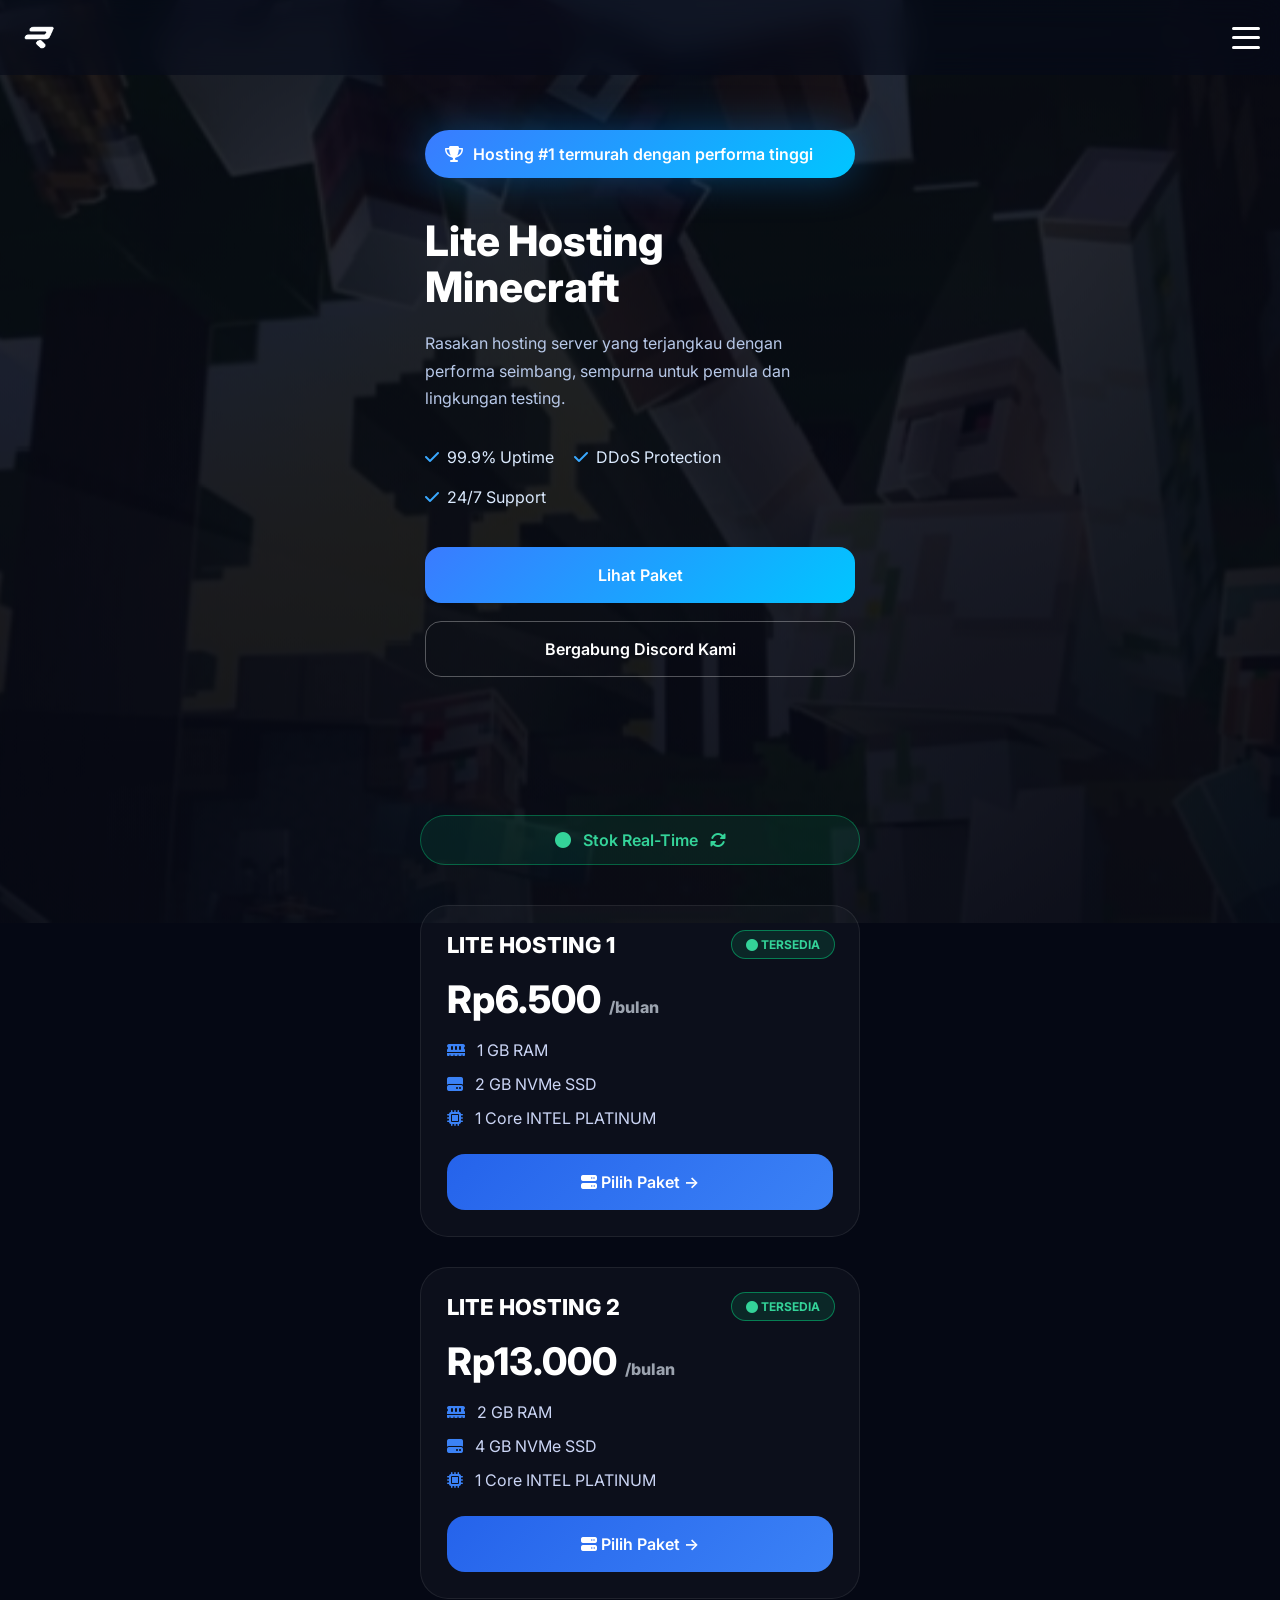
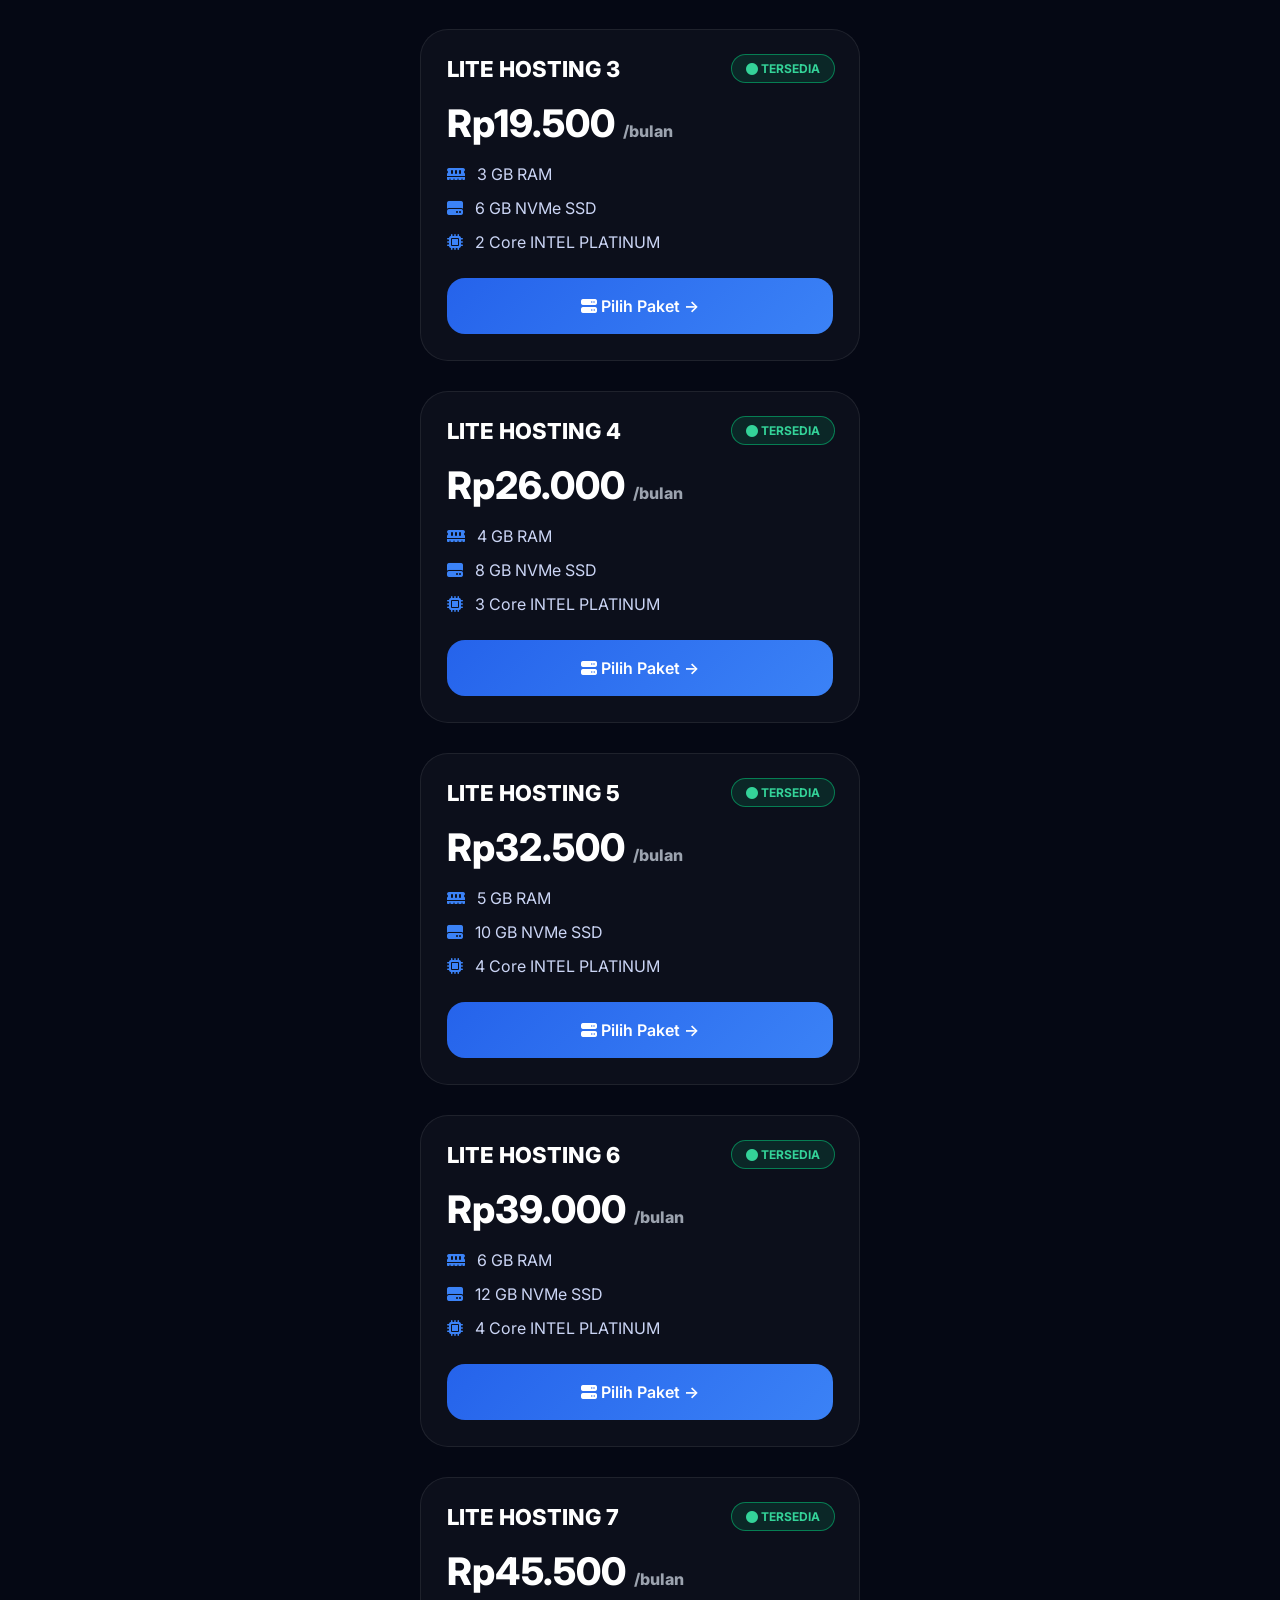
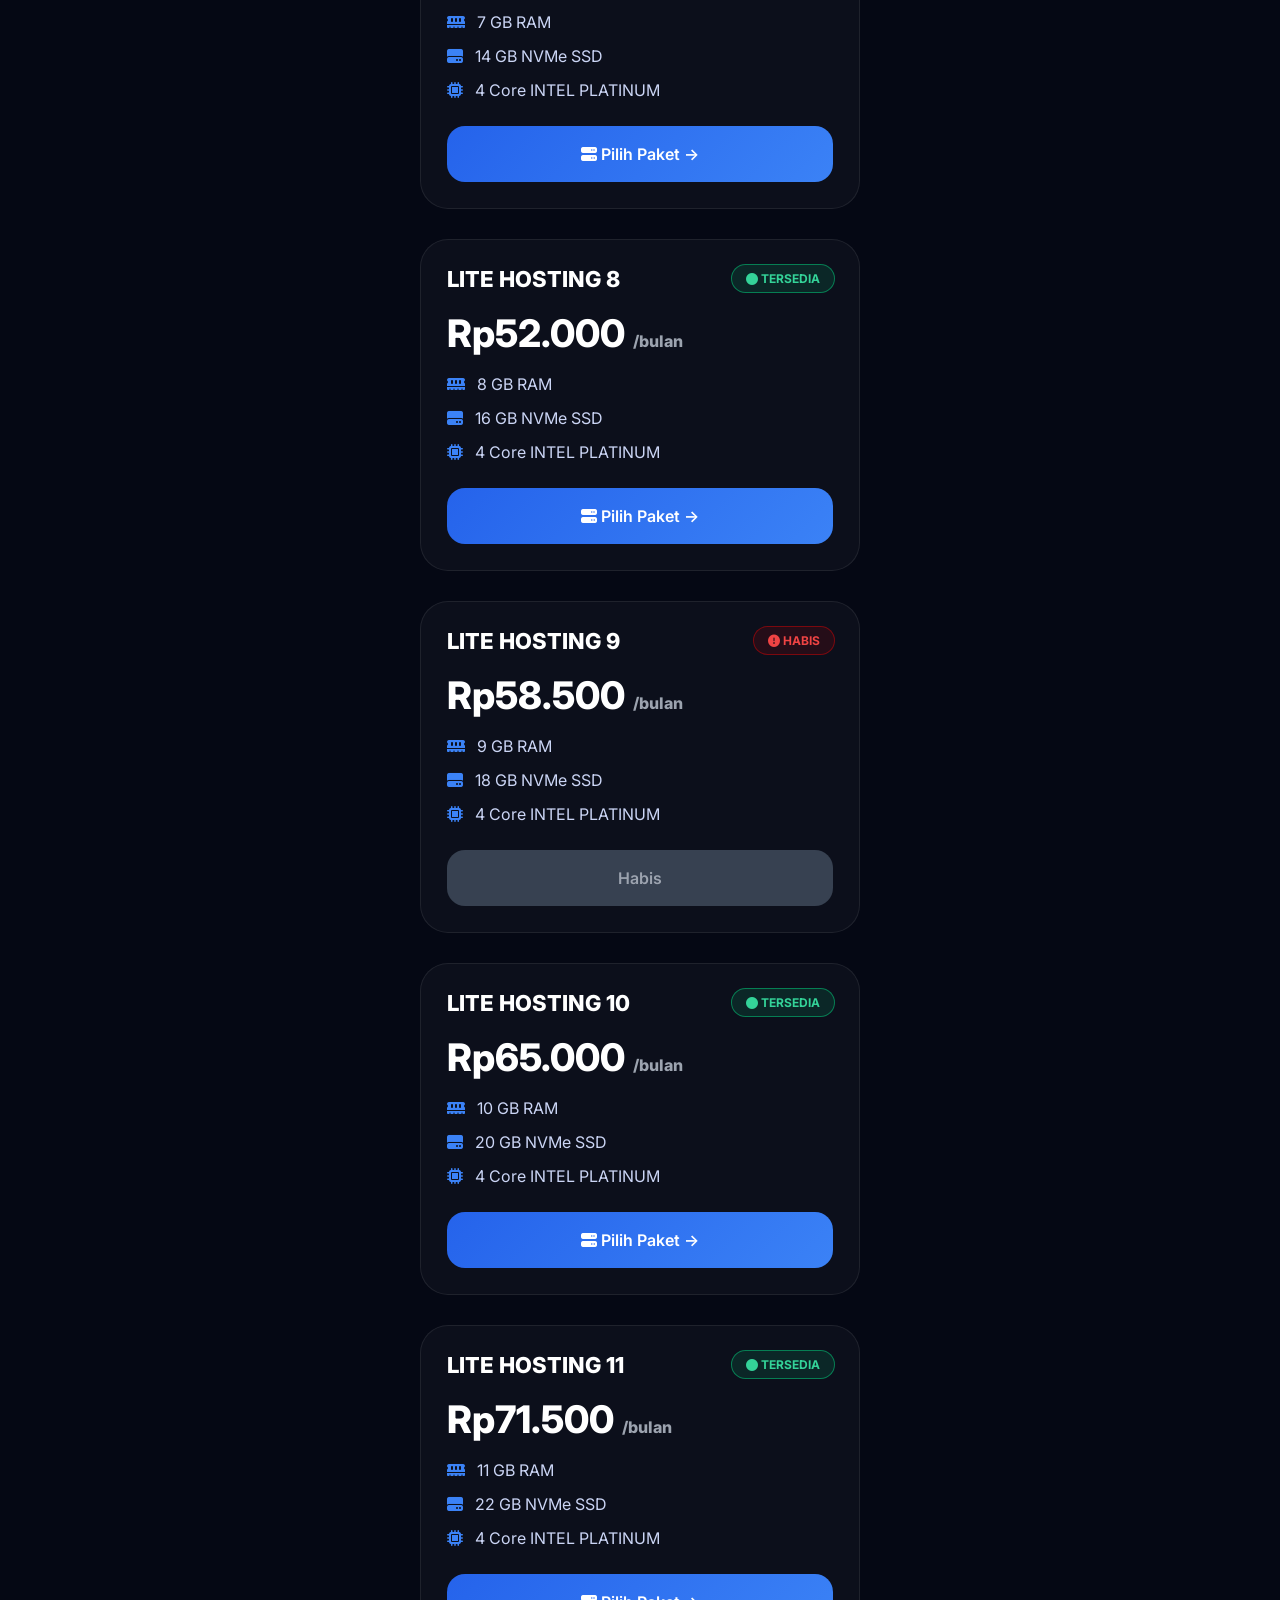
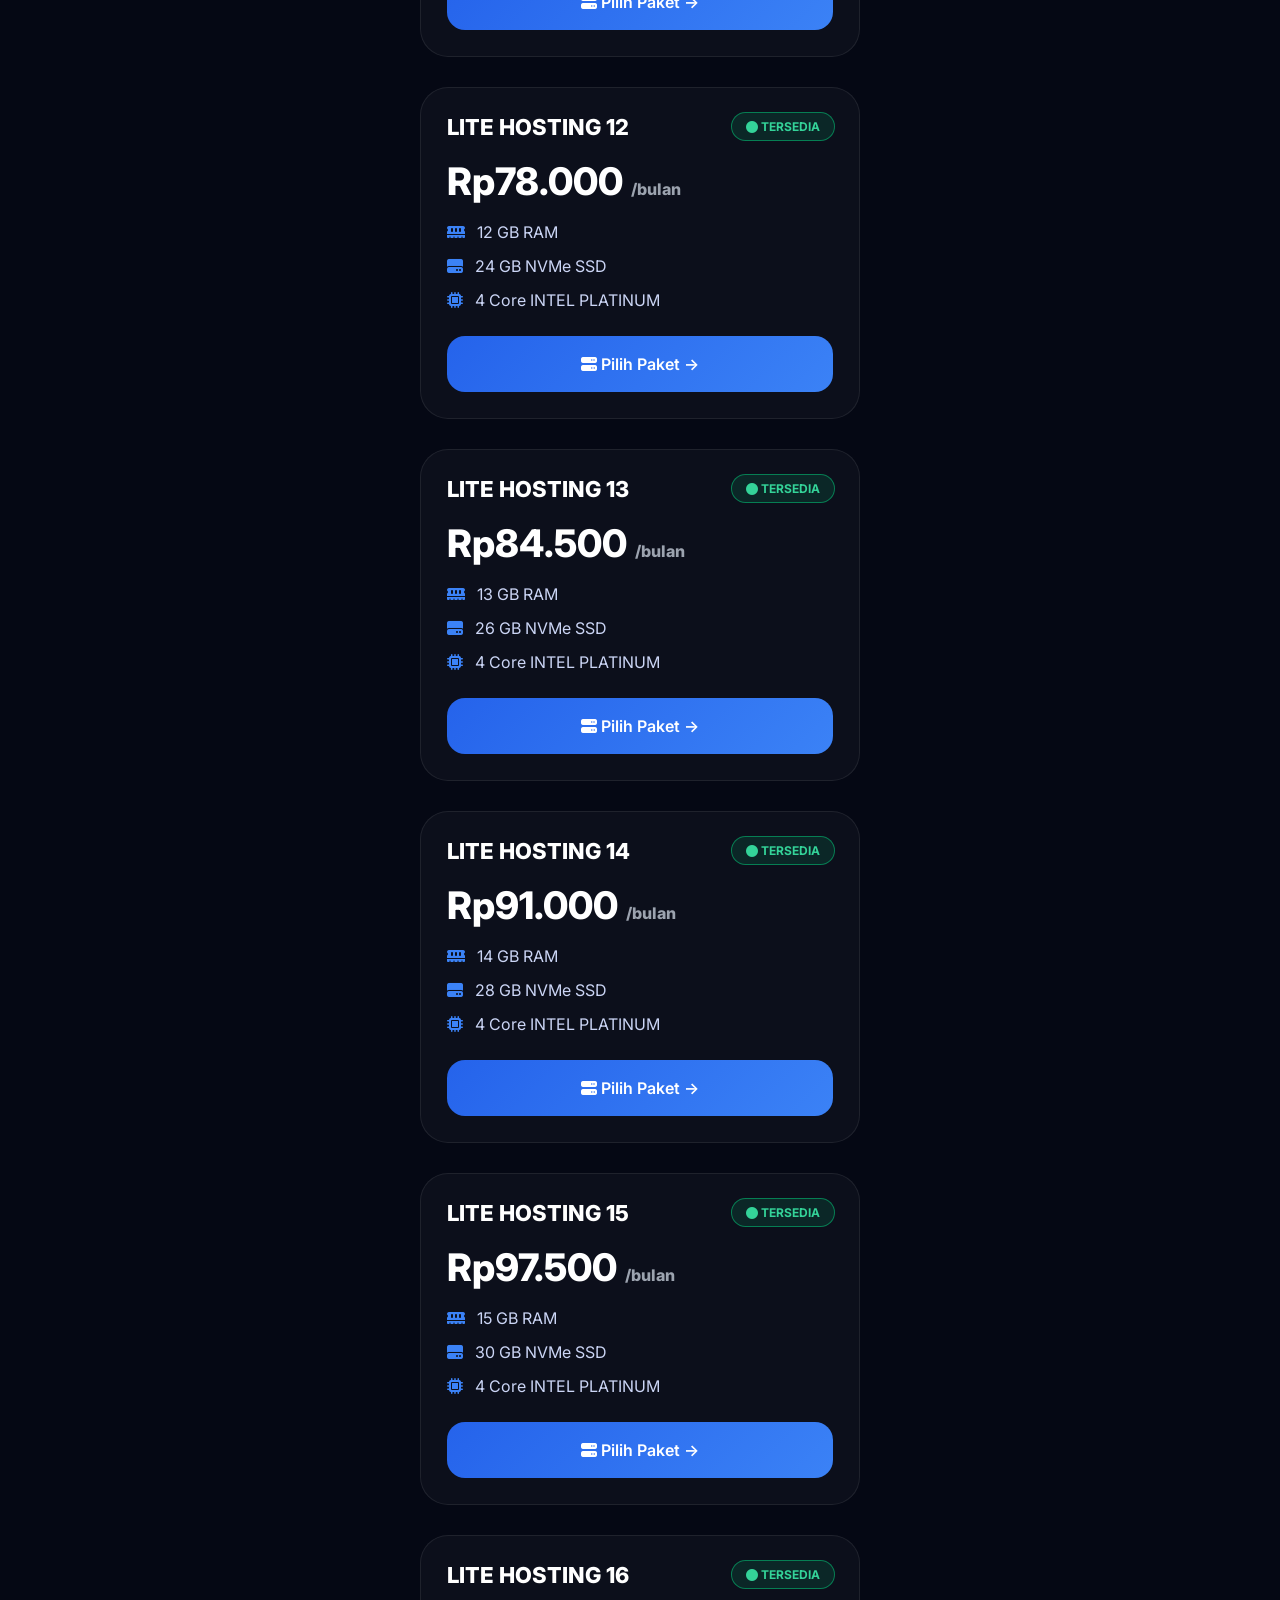
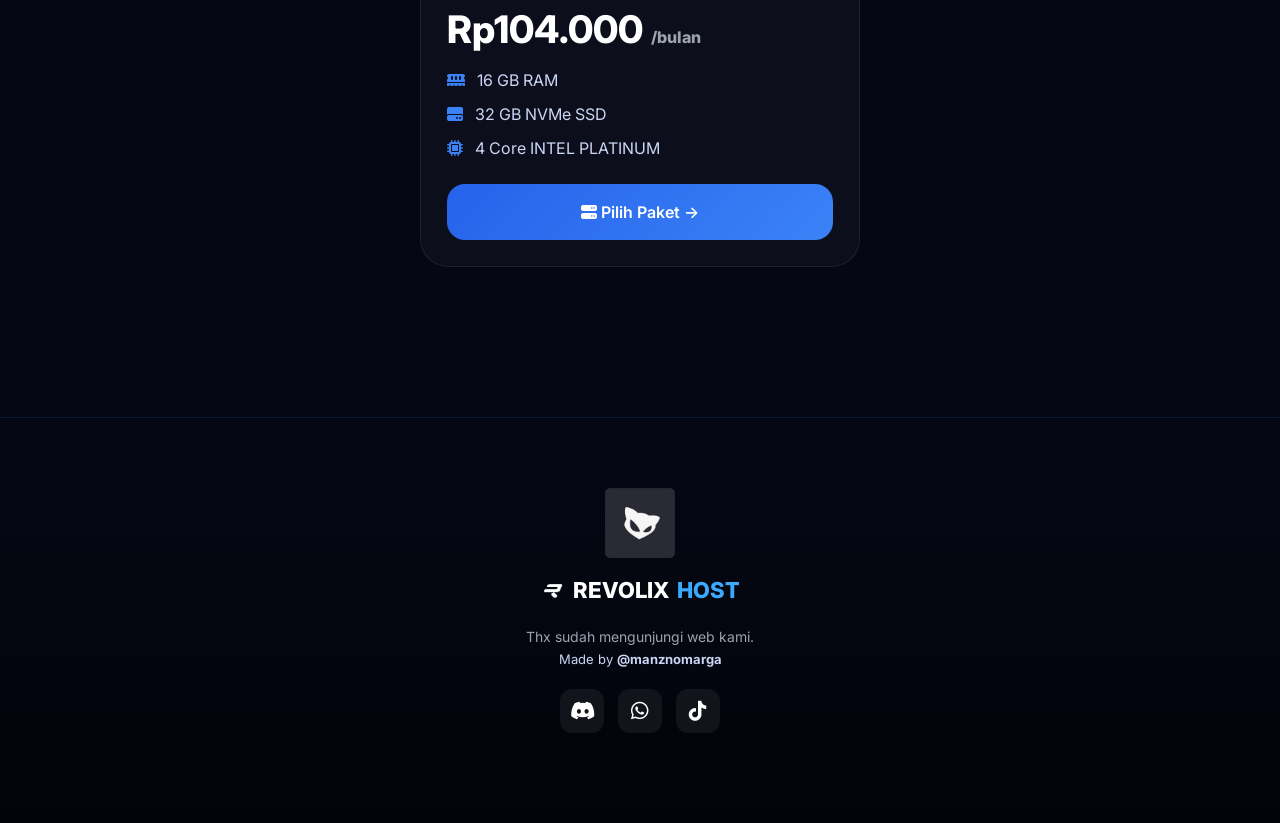
<file: paket-lite.html>
<!DOCTYPE html>
<html lang="id">
<head>
<meta charset="UTF-8">
<meta name="viewport" content="width=device-width, initial-scale=1.0">
<title>Lite Hosting Minecraft</title>

<link href="https://fonts.googleapis.com/css2?family=Inter:wght@400;600;700;800&display=swap" rel="stylesheet">
<link rel="stylesheet" href="https://cdnjs.cloudflare.com/ajax/libs/font-awesome/6.5.0/css/all.min.css">

<style>
*{margin:0;padding:0;box-sizing:border-box;font-family:'Inter',sans-serif;}

body{
  background:#050814;
  color:#fff;
  min-height:100vh;
  overflow-x:hidden;
}

header{
  position:fixed;
  top:0;
  width:100%;
  height:75px;
  display:flex;
  align-items:center;
  justify-content:space-between;
  padding:0 20px;
  backdrop-filter:blur(15px);
  background:rgba(5,10,25,.6);
  z-index:1000;
}

.logo img{height:38px;width:auto;object-fit:contain;}

.hamburger{
  width:28px;height:22px;
  display:flex;flex-direction:column;
  justify-content:space-between;
  cursor:pointer;
}
.hamburger span{
  height:3px;width:100%;
  background:#fff;border-radius:3px;
}

.bg{
  position:fixed;inset:0;
  background:url('minecraft-lite.jpg') center/cover no-repeat;
  z-index:-2;transform:scale(1.05);
}
.bg::after{
  content:"";position:absolute;inset:0;
  background:linear-gradient(to bottom, rgba(5,8,20,.85), rgba(5,8,20,.95));
}

.container{
  padding:130px 25px 60px;
  max-width:480px;margin:auto;
}

.badge{
  display:flex;align-items:center;gap:10px;
  padding:14px 20px;border-radius:999px;
  background:linear-gradient(135deg,#3a7bff,#00c6ff);
  font-weight:600;margin-bottom:40px;
  box-shadow:0 0 40px rgba(0,150,255,.35);
}

h1{font-size:42px;font-weight:800;line-height:1.1;margin-bottom:20px;}
.desc{color:#b7c8e8;line-height:1.7;margin-bottom:35px;}

.features{display:flex;flex-wrap:wrap;gap:20px;margin-bottom:40px;}
.feature{display:flex;align-items:center;gap:8px;color:#dbeafe;}
.feature i{color:#3aa9ff;}

.btn{
  width:100%;height:56px;border-radius:16px;
  border:none;font-size:16px;font-weight:600;
  cursor:pointer;margin-bottom:18px;
}
.btn-primary{
  background:linear-gradient(135deg,#3a7bff,#00c6ff);
  color:#fff;
}
.btn-outline{
  background:transparent;
  border:1px solid rgba(255,255,255,.3);
  color:#fff;
}

.chat-btn{
  position:fixed;bottom:25px;right:25px;
  width:65px;height:65px;border-radius:50%;
  background:linear-gradient(135deg,#3a7bff,#00c6ff);
  display:flex;align-items:center;justify-content:center;
  font-size:24px;
}

.products{
  padding:60px 20px 120px;
  max-width:480px;margin:auto;
}

.stock-badge{
  display:flex;align-items:center;justify-content:center;
  gap:12px;padding:14px;border-radius:999px;
  background:rgba(0,255,150,.08);
  border:1px solid rgba(0,255,150,.3);
  color:#34d399;font-weight:600;
  margin-bottom:40px;
}

.product-card{
  background:rgba(255,255,255,.03);
  border:1px solid rgba(255,255,255,.08);
  border-radius:28px;padding:26px;
  margin-bottom:30px;position:relative;
}

.product-title{font-size:22px;font-weight:800;margin-bottom:4px;}

.available, .status{
  position:absolute;top:24px;right:24px;
  padding:6px 14px;border-radius:999px;
  font-size:12px;font-weight:700;
}

.available{
  background:rgba(0,255,150,.1);
  border:1px solid rgba(0,255,150,.4);
  color:#34d399;
}

.status.sold{
  background:rgba(255,0,0,.1);
  border:1px solid rgba(255,0,0,.4);
  color:#ef4444;
}

.price{font-size:38px;font-weight:800;margin:18px 0;}
.price span{font-size:16px;color:#9ca3af;}

.spec-list{margin:18px 0 26px;}
.spec{display:flex;align-items:center;gap:12px;margin-bottom:14px;color:#cbd5f5;}
.spec i{color:#3b82f6;}

.choose-btn{
  width:100%;height:56px;border:none;
  border-radius:18px;font-size:16px;
  font-weight:600;cursor:pointer;
  background:linear-gradient(135deg,#2563eb,#3b82f6);
  color:#fff;
}

.choose-btn.disabled{
  background:#374151;
  color:#9ca3af;
  cursor:not-allowed;
}

/* ================= FOOTER ================= */

.footer{
  background: linear-gradient(180deg,#050814,#02040a);
  padding: 70px 20px 90px;
  text-align: center;
  border-top: 1px solid rgba(0,170,255,0.15);
}

.footer-content{
  max-width: 1100px;
  margin: auto;
}

.footer-brand{
  margin-bottom: 25px;
}

.logo-big{
  width: 70px;
  height: auto;
  max-width: 100%;
  object-fit: contain;
  margin-bottom: 15px;
}

.brand-text{
  display: flex;
  justify-content: center;
  align-items: center;
  gap: 8px;
  font-size: 22px;
  font-weight: 800;
  color: #fff;
}

.logo-small{
  width: 24px;
  height: auto;
  object-fit: contain;
}

.brand-text .blue{
  color: #3aa9ff;
}

.footer-desc{
  margin-top: 16px;
  font-size: 14px;
  color: #9ca3af;
}

.footer-made{
  margin-top: 6px;
  font-size: 13px;
  color: #cbd5f5;
}

.footer-social{
  margin-top: 22px;
  display: flex;
  justify-content: center;
  gap: 14px;
}

.footer-social a{
  width: 44px;
  height: 44px;
  border-radius: 12px;
  background: rgba(255,255,255,.06);
  display: flex;
  align-items: center;
  justify-content: center;
  font-size: 20px;
  color: #fff;
  text-decoration: none;
  transition: 0.3s ease;
}

.footer-social a:hover{
  background: #3aa9ff;
  transform: translateY(-4px);
}

/* ===== Scroll Animation Only ===== */

.fade-scroll{
  opacity: 0;
  transform: translateY(40px);
  transition: opacity 0.7s ease, transform 0.7s ease;
}

.fade-scroll.show{
  opacity: 1;
  transform: translateY(0);
}

/* HAMBURGER */
.hamburger-btn{
  width:26px;
  cursor:pointer;
}

.hamburger-btn span{
  display:block;
  height:3px;
  background:currentColor; /* ikut warna teks header */
  margin:5px 0;
  border-radius:2px;
}

/* MOBILE MENU */
.mobile-menu{
  position:fixed;
  top:0;
  right:-100%;
  width:80%;
  height:100%;
  background:#070814;
  padding:80px 20px;
  transition:.3s ease;
  z-index:9999;
}

.mobile-menu.active{
  right:0;
}

.mobile-menu a{
  display:block;
  margin:14px 0;
  text-decoration:none;
  color:inherit;
}

/* MENU */
.menu-group{
  margin-top:20px;
}

.menu-title{
  display:flex;
  justify-content:space-between;
  cursor:pointer;
  font-weight:600;
}

.arrow{
  font-size:12px;
  transition:.3s;
}

.submenu{
  max-height:0;
  overflow:hidden;
  margin-left:12px;
  transition:.3s ease;
}

.submenu.active{
  max-height:200px;
}

.menu-title.toggle.active .arrow{
  transform:rotate(180deg);
}


</style>
</head>

<body>

<header>
  <div class="logo">
    <img src="logo-kanan.png" alt="REVOLIX Logo">
  </div>
<div class="hamburger" id="hamburgerBtn">
  <span></span>
  <span></span>
  <span></span>
</div>
</header>
<div class="mobile-menu" id="mobileMenu">
  <a href="lobby.html">Beranda</a>

  <div class="menu-group">
    <div class="menu-title toggle">
      Minecraft Hosting
      <span class="arrow">▼</span>
    </div>
    <div class="submenu">
      <a href="lobby.html#private">Private Hosting</a>
      <a href="lobby.html#shared">Shared Hosting</a>
    </div>
  </div>

  <div class="menu-group">
    <div class="menu-title">Other Products</div>
    <a href="vps.html">VPS</a>
    <a href="domain.html">Domain</a>
    <a href="setup.html">Setup Server</a>
    <a href="panel.html">Game Panel</a>
    <a href="support.html">Support</a>
  </div>
</div>
<div class="bg"></div>

<div class="container">
  <div class="badge">
    <i class="fa-solid fa-trophy"></i>
    Hosting #1 termurah dengan performa tinggi
  </div>

  <h1>Lite Hosting<br>Minecraft</h1>

  <p class="desc">
    Rasakan hosting server yang terjangkau dengan performa seimbang,
    sempurna untuk pemula dan lingkungan testing.
  </p>

  <div class="features">
    <div class="feature"><i class="fa-solid fa-check"></i>99.9% Uptime</div>
    <div class="feature"><i class="fa-solid fa-check"></i>DDoS Protection</div>
    <div class="feature"><i class="fa-solid fa-check"></i>24/7 Support</div>
  </div>

  <button class="btn btn-primary">Lihat Paket</button>
  <button class="btn btn-outline">Bergabung Discord Kami</button>
</div>

<section class="products">

<div class="stock-badge">
  <i class="fa-solid fa-circle"></i>
  Stok Real-Time
  <i class="fa-solid fa-rotate"></i>
</div>

<div id="productContainer"></div>

</section>

<script>
const container = document.getElementById("productContainer");

let stock = {0:0,9:0,0:0,0:0};

for(let i=1;i<=16;i++){

let price = 6500*i;
let ram = i;
let disk = i * 2;

// SET CORE MANUAL DI SINI
const coreConfig = {
  1: 1,
  2: 1,
  3: 2,
  4: 3,
  5: 4,
  6: 4,
  7: 4,
  8: 4,
  9: 4,
  10: 4,
  11: 4,
  12: 4,
  13: 4,
  14: 4,
  15: 4,
  16: 4
};

let core = coreConfig[i] || 1;
let isSold = stock[i]===0;

container.innerHTML+=`
<div class="product-card fade-scroll">

<div class="${isSold?'status sold':'available'}">
<i class="fa-solid ${isSold?'fa-circle-exclamation':'fa-circle'}"></i>
${isSold?'HABIS':'TERSEDIA'}
</div>

<div class="product-title">LITE HOSTING ${i}</div>

<div class="price">
Rp${price.toLocaleString('id-ID')} <span>/bulan</span>
</div>

<div class="spec-list">
<div class="spec"><i class="fa-solid fa-memory"></i>${ram} GB RAM</div>
<div class="spec"><i class="fa-solid fa-hard-drive"></i>${disk} GB NVMe SSD</div>
<div class="spec"><i class="fa-solid fa-microchip"></i>${core} Core INTEL PLATINUM</div>
</div>

<button class="choose-btn ${isSold?'disabled':''}"
${isSold?'disabled':''}
${!isSold?`onclick="window.location.href='detail.html?paket=lite&ram=${ram}&cpu=${core}&disk=${disk}&harga=${price}'"`:''}>
${isSold?'Habis':'<i class="fa-solid fa-server"></i> Pilih Paket →'}
</button>

</div>
`;
}
</script>
<script>
document.addEventListener("DOMContentLoaded", function() {

  const discordBtn = document.querySelector(".btn-outline");

  discordBtn.addEventListener("click", function() {
    window.open("https://discord.gg/https://discord.gg/YJnR5jQazt", "_blank");
  });

});
</script>
<footer class="footer">
  <div class="footer-content">

    <div class="footer-brand">
      <img src="logo-besar.png" alt="REVOLIX Logo" class="logo-big">

      <div class="brand-text">
        <img src="logo-kanan.png" alt="Logo Small" class="logo-small">
        REVOLIX<span class="blue">HOST</span>
      </div>
    </div>

    <p class="footer-desc">
      Thx sudah mengunjungi web kami.
    </p>

    <p class="footer-made">
      Made by <strong>@manznomarga</strong>
    </p>

    <div class="footer-social">
  <a href="https://discord.gg/YJnR5jQazt" target="_blank">
    <i class="fa-brands fa-discord"></i>
  </a>

  <a href="https://wa.me/6287745935987" target="_blank">
    <i class="fa-brands fa-whatsapp"></i>
  </a>

  <a href="https://tiktok.com/@revolix.com" target="_blank">
    <i class="fa-brands fa-tiktok"></i>
  </a>
</div>

  </div>
</footer>
<script>
function initScrollAnim(){
  const elements = document.querySelectorAll(".fade-scroll");

  function checkScroll(){
    const triggerBottom = window.innerHeight * 0.9;

    elements.forEach(el=>{
      const boxTop = el.getBoundingClientRect().top;

      if(boxTop < triggerBottom){
        el.classList.add("show");
      }
    });
  }

  window.addEventListener("scroll", checkScroll);
  checkScroll(); // jalankan sekali saat load
}

window.addEventListener("load", initScrollAnim);
</script>
<script>
const hamburger = document.getElementById("hamburgerBtn");
const mobileMenu = document.getElementById("mobileMenu");
const toggle = document.querySelector(".menu-title.toggle");

hamburger.onclick = () => {
  mobileMenu.classList.toggle("active");
};

toggle.onclick = () => {
  toggle.classList.toggle("active");
  toggle.nextElementSibling.classList.toggle("active");
};

document.querySelectorAll(".mobile-menu a").forEach(link=>{
  link.onclick = () => {
    mobileMenu.classList.remove("active");
  };
});
</script>
</body>
</html>
</file>
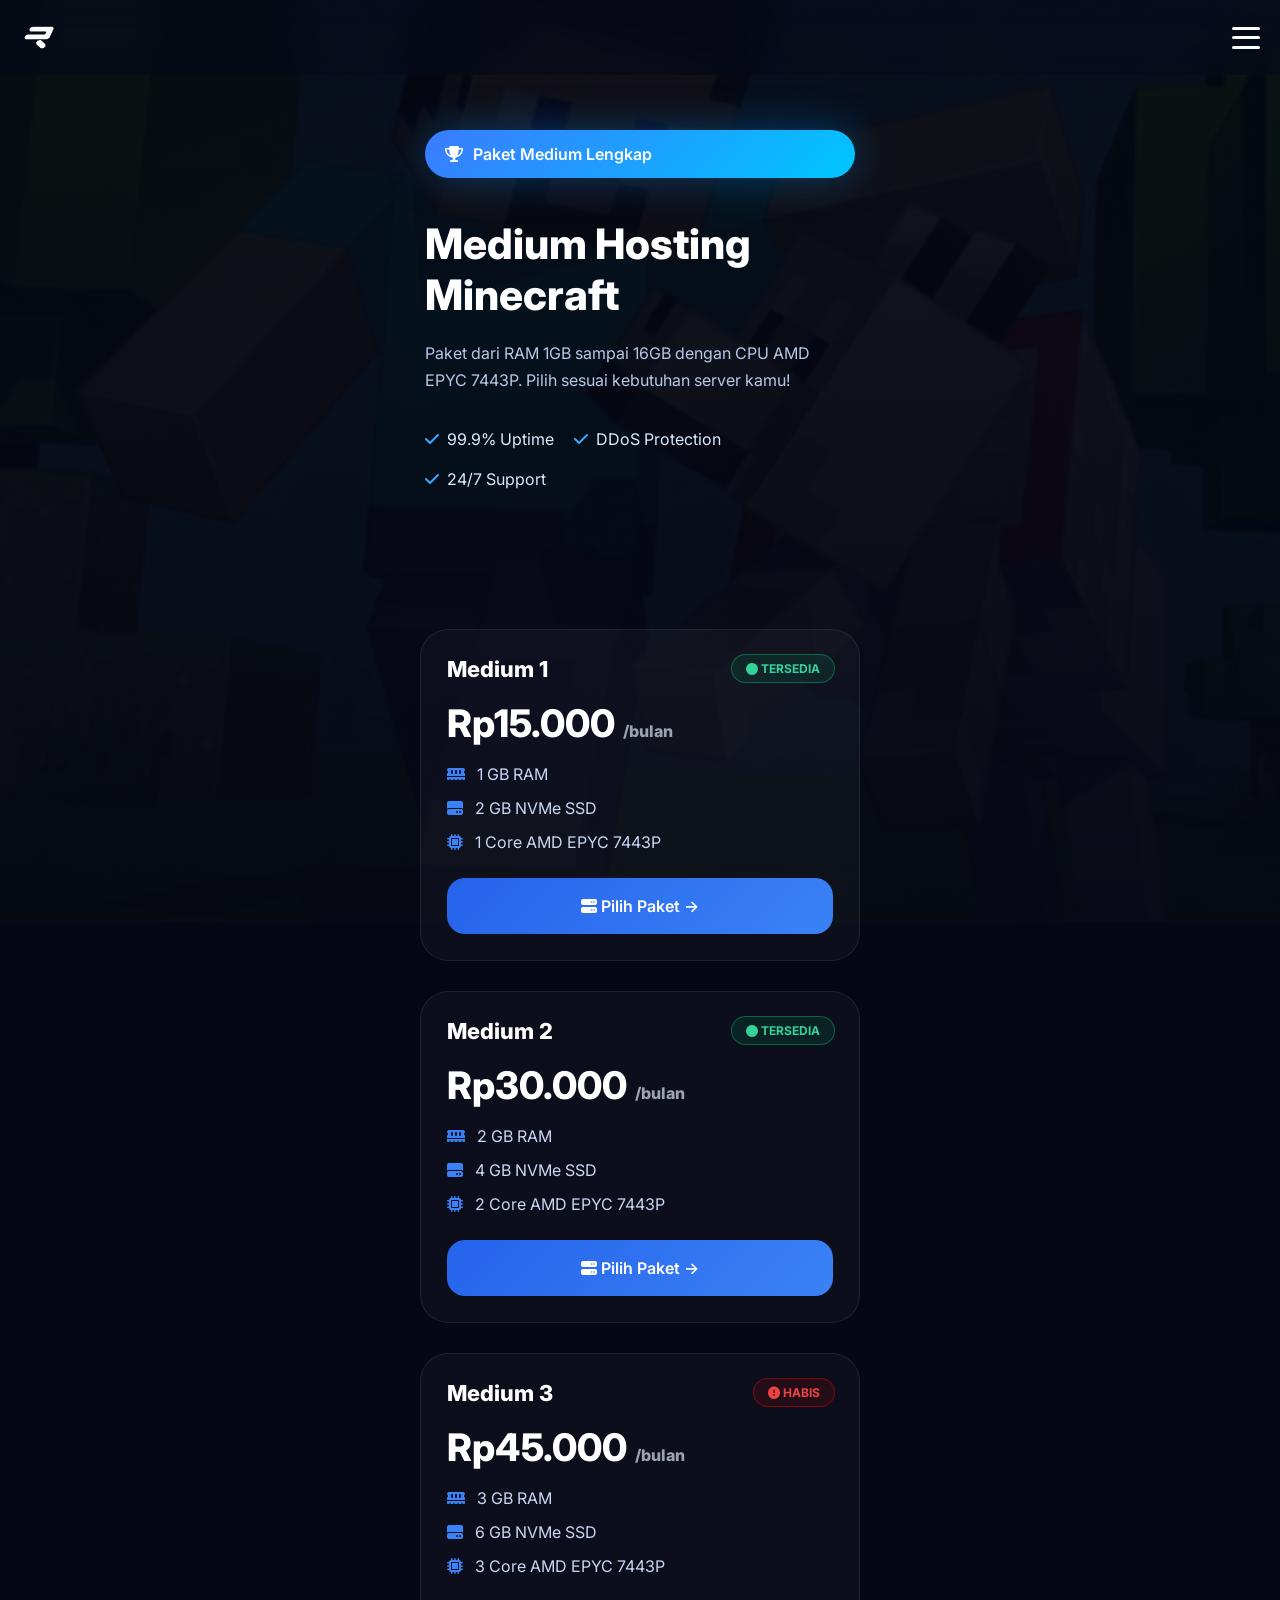
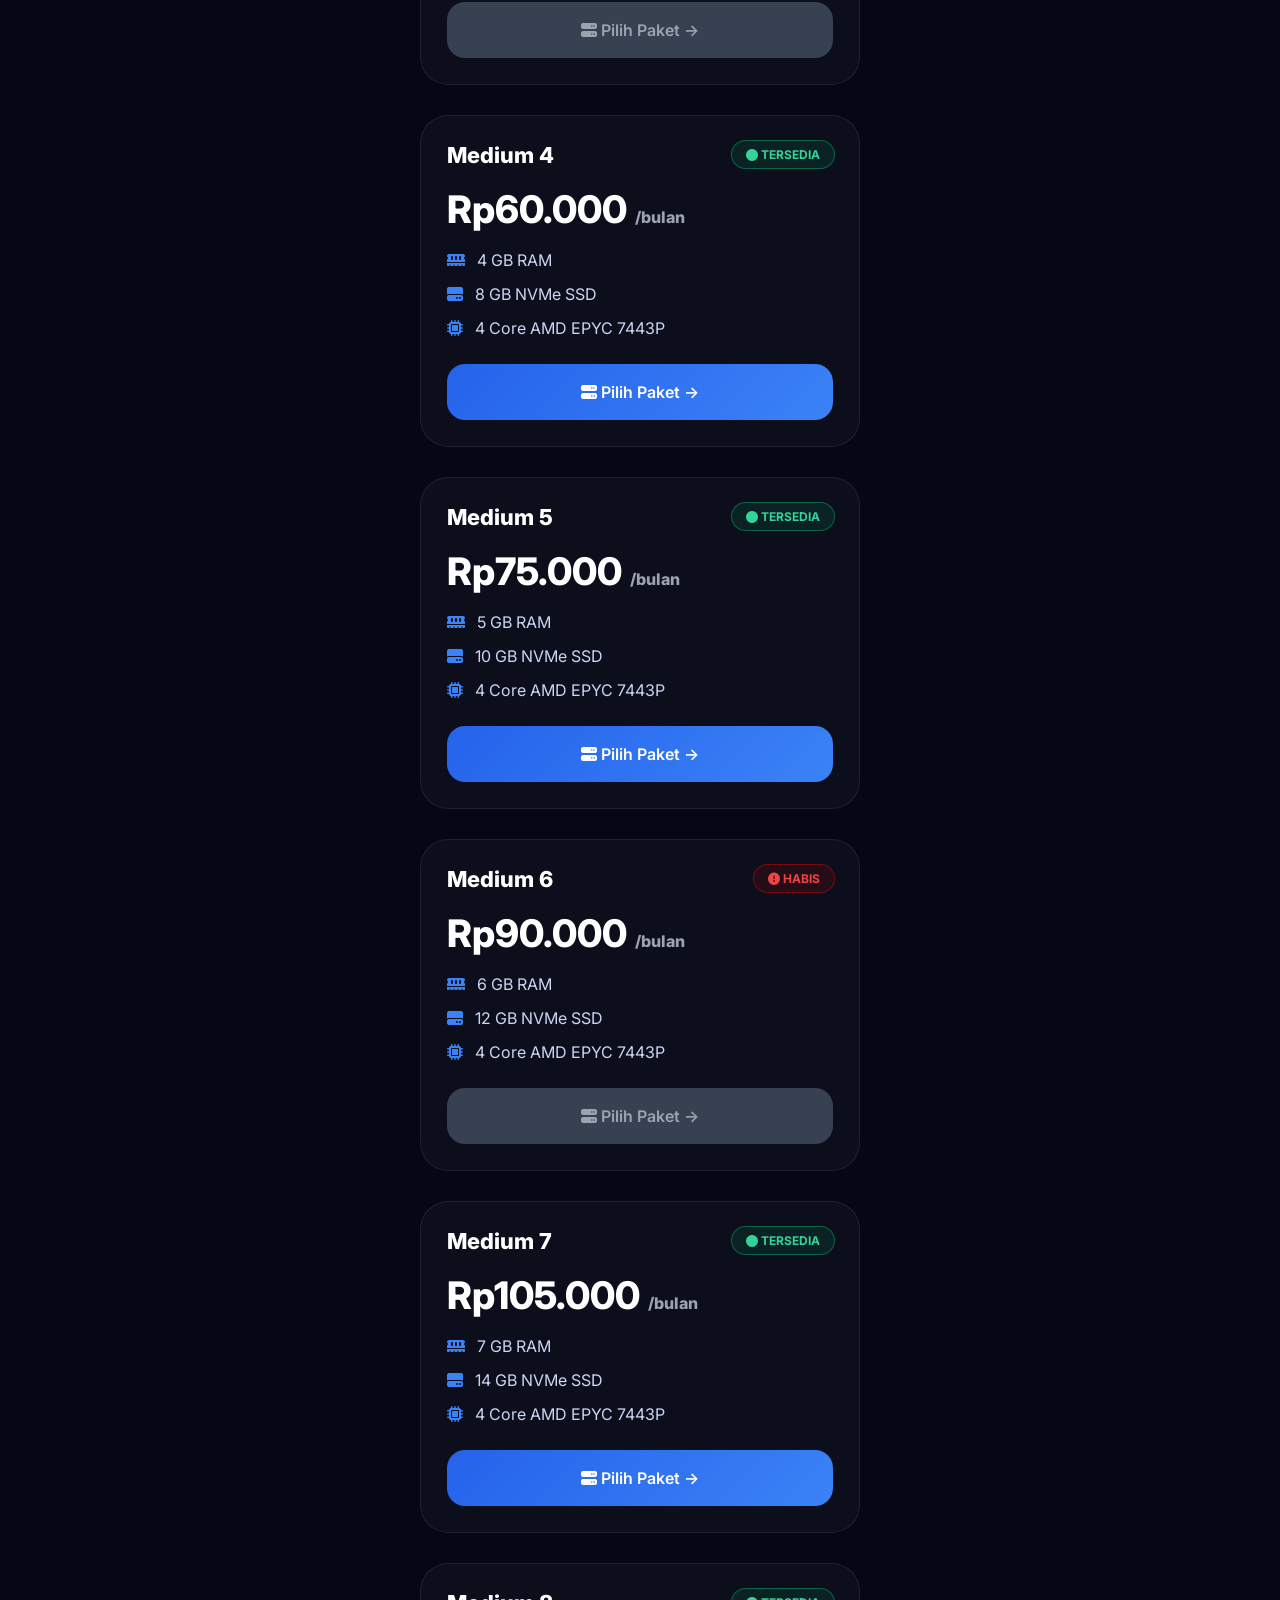
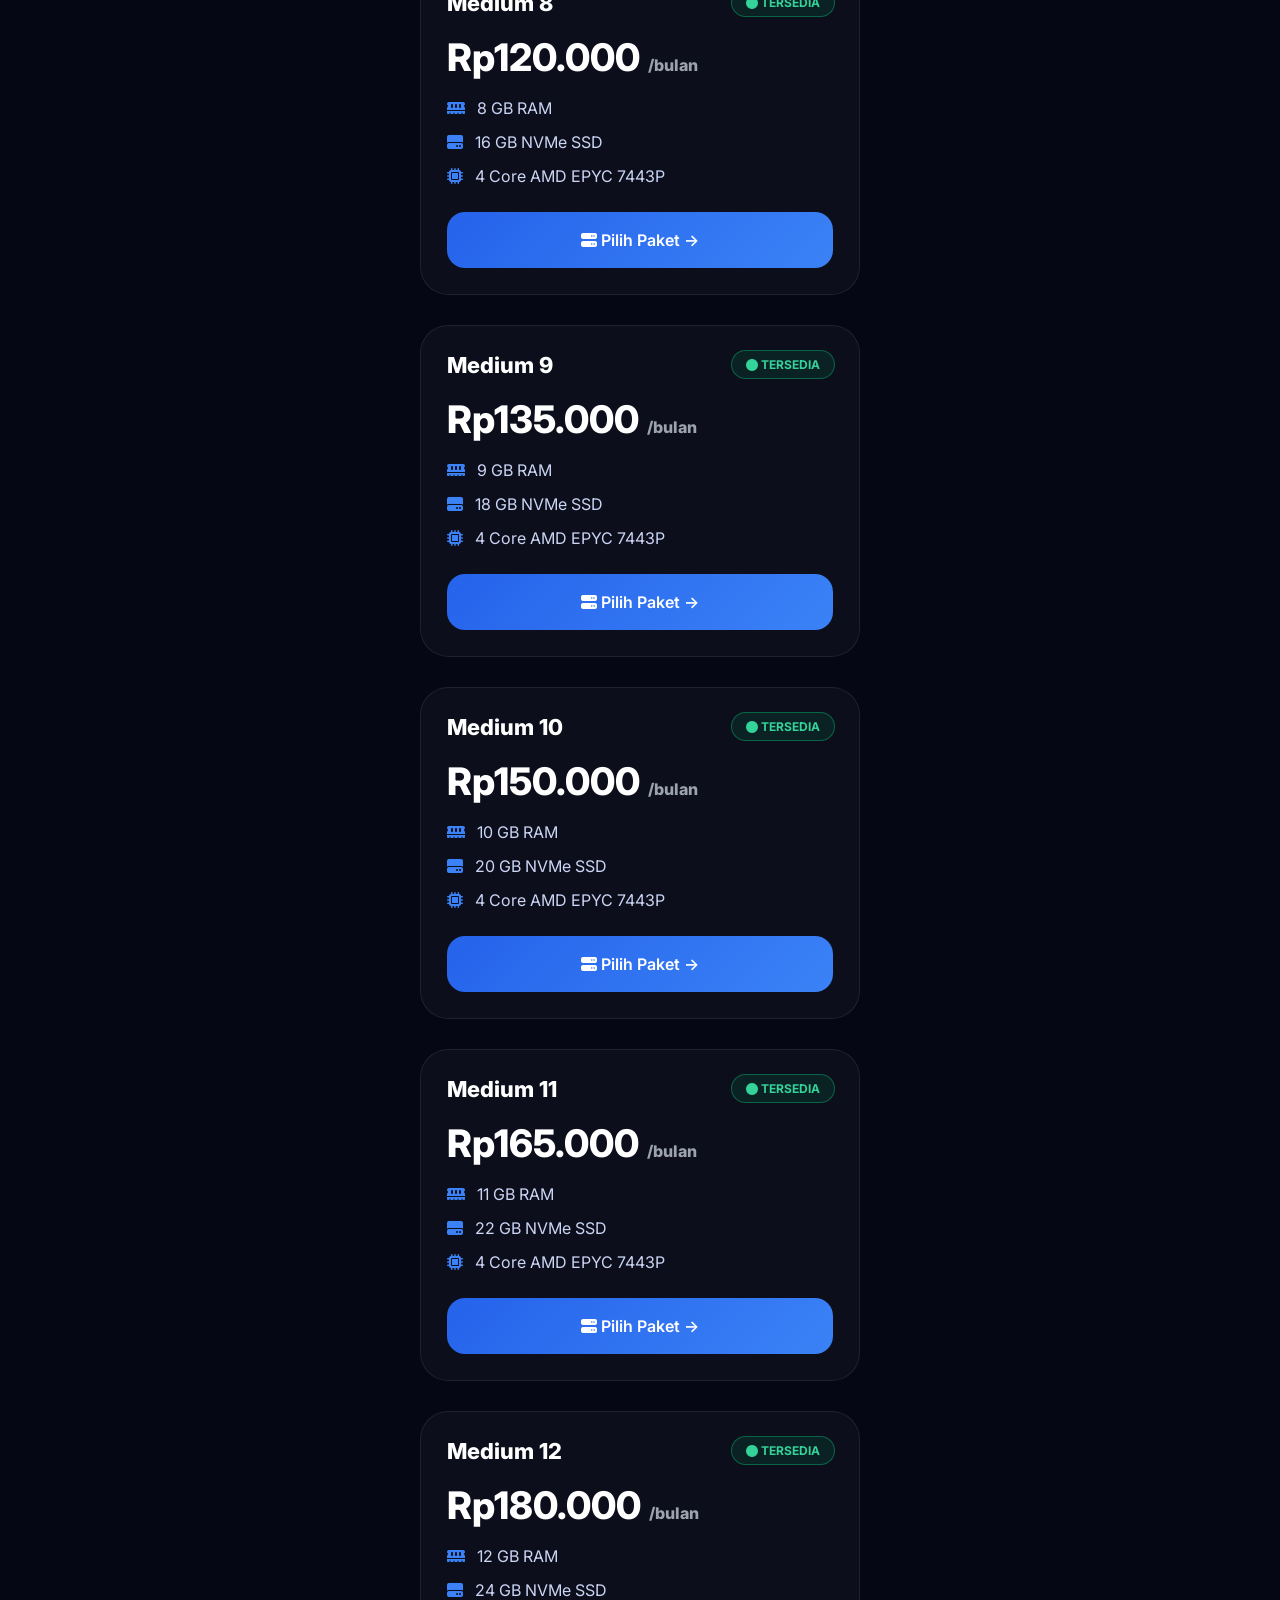
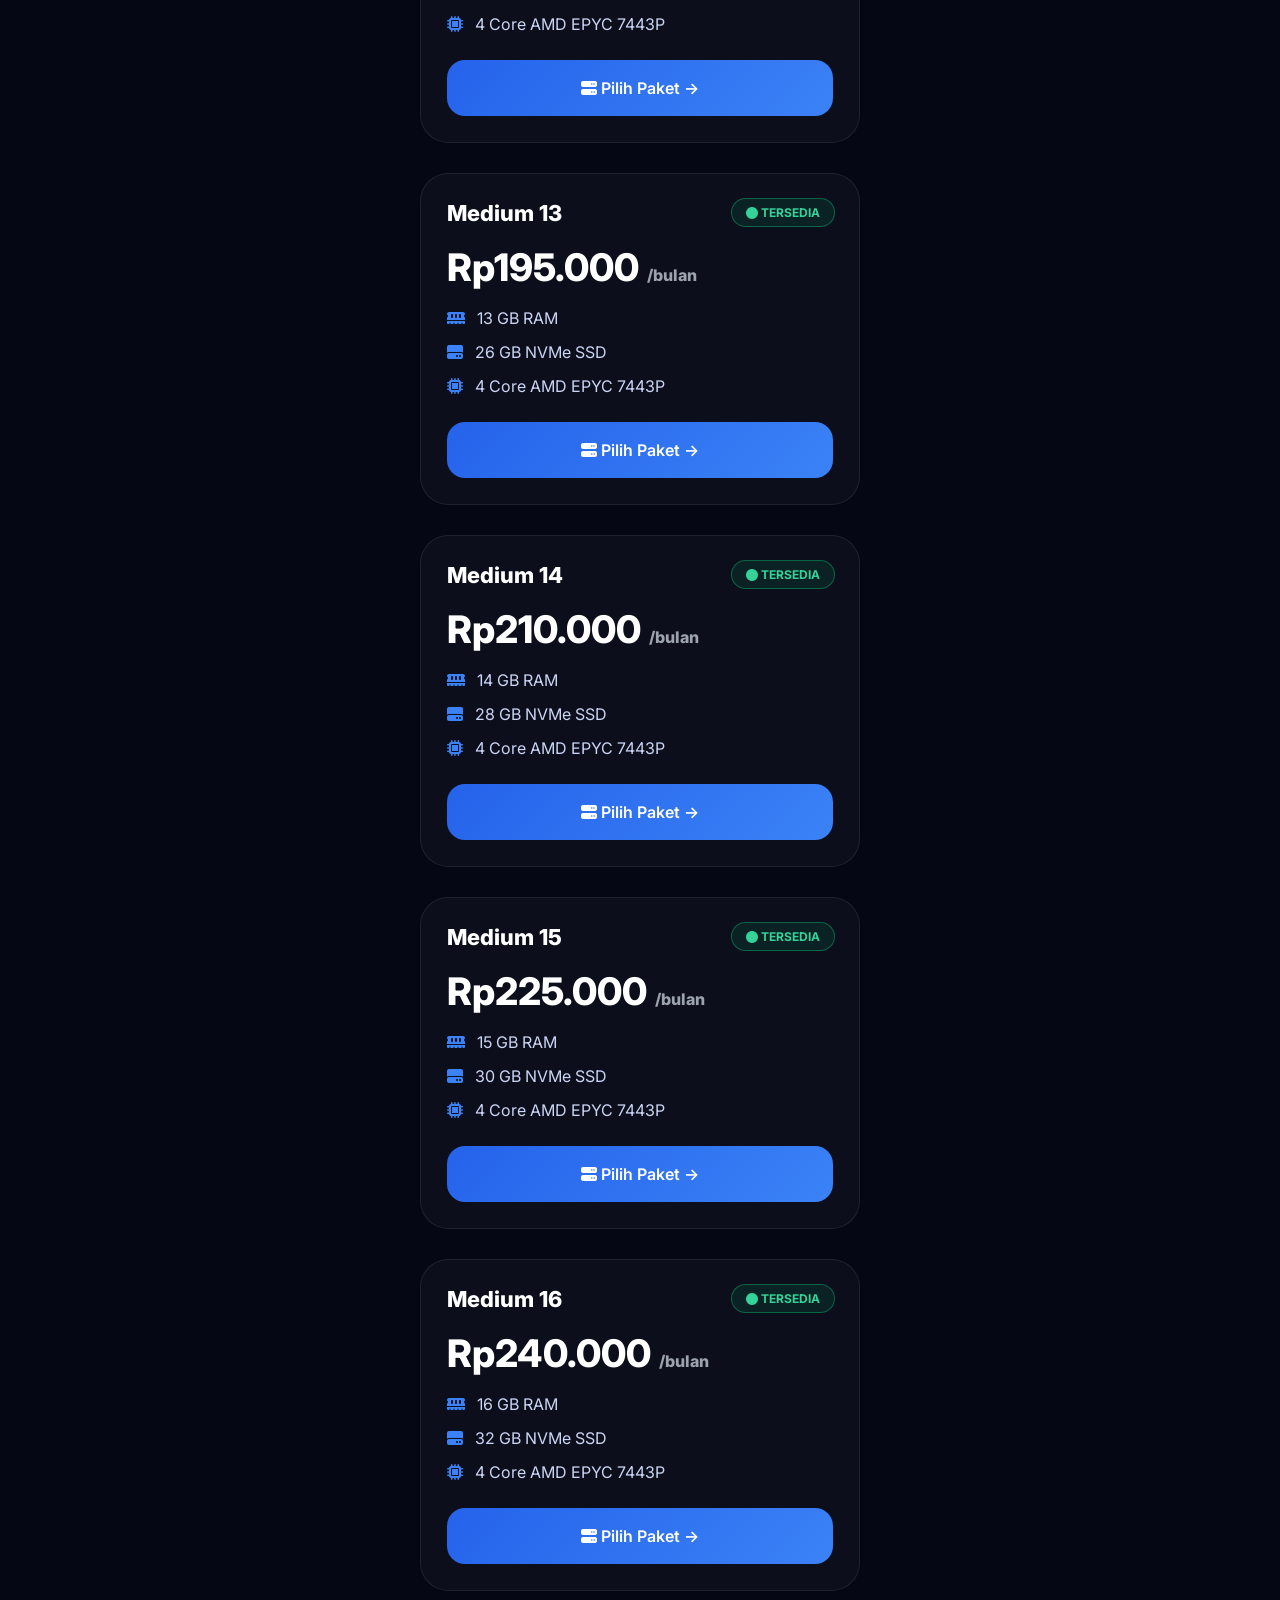
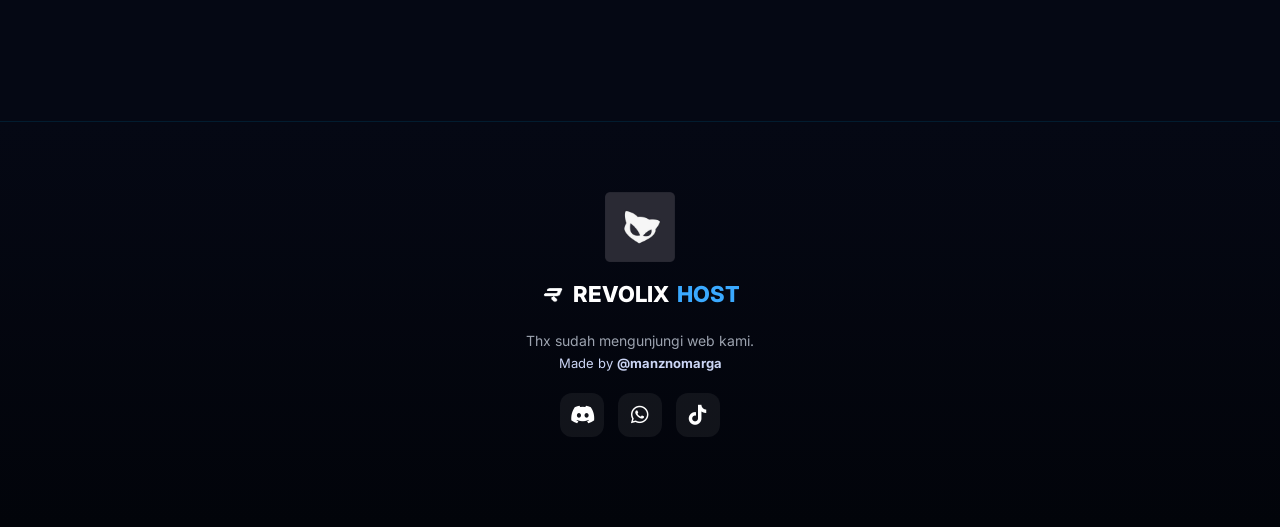
<file: paket-medium.html>
<!DOCTYPE html>
<html lang="id">
<head>
<meta charset="UTF-8">
<meta name="viewport" content="width=device-width, initial-scale=1.0">
<title>Paket Medium - Lite Hosting Minecraft</title>
<link href="https://fonts.googleapis.com/css2?family=Inter:wght@400;600;700;800&display=swap" rel="stylesheet">
<link rel="stylesheet" href="https://cdnjs.cloudflare.com/ajax/libs/font-awesome/6.5.0/css/all.min.css">
<style>
*{margin:0;padding:0;box-sizing:border-box;font-family:'Inter',sans-serif;}
body{background:#050814;color:#fff;min-height:100vh;overflow-x:hidden;scroll-behavior:smooth;}
header{position:fixed;top:0;width:100%;height:75px;display:flex;align-items:center;justify-content:space-between;padding:0 20px;backdrop-filter:blur(15px);background:rgba(5,10,25,.6);z-index:1000;}
.logo img{height:38px;}
.hamburger{width:28px;height:22px;display:flex;flex-direction:column;justify-content:space-between;cursor:pointer;}
.hamburger span{height:3px;width:100%;background:#fff;border-radius:3px;}
.bg{position:fixed;inset:0;background:url('minecraft-medium.jpg') center/cover no-repeat;z-index:-2;transform:scale(1.05);}
.bg::after{content:"";position:absolute;inset:0;background:linear-gradient(to bottom, rgba(5,8,20,.85), rgba(5,8,20,.95));}
.container{padding:130px 25px 60px;max-width:480px;margin:auto;}
.badge{display:flex;align-items:center;gap:10px;padding:14px 20px;border-radius:999px;background:linear-gradient(135deg,#3a7bff,#00c6ff);font-weight:600;margin-bottom:40px;box-shadow:0 0 40px rgba(0,150,255,.35);}
h1{font-size:42px;font-weight:800;margin-bottom:20px;}
.desc{color:#b7c8e8;line-height:1.7;margin-bottom:35px;}
.features{display:flex;flex-wrap:wrap;gap:20px;margin-bottom:40px;}
.feature{display:flex;align-items:center;gap:8px;color:#dbeafe;}
.feature i{color:#3aa9ff;}
.products{padding:40px 20px 100px;max-width:480px;margin:auto;}
.product-card{background:rgba(255,255,255,.03);border:1px solid rgba(255,255,255,.08);border-radius:28px;padding:26px;margin-bottom:30px;position:relative;opacity:0;transform:translateY(40px);transition:opacity 0.7s ease, transform 0.7s ease;}
.product-card.show{opacity:1;transform:translateY(0);}
.status, .available{position:absolute;top:24px;right:24px;padding:6px 14px;border-radius:999px;font-size:12px;font-weight:700;}
.available{background:rgba(0,255,150,.08);border:1px solid rgba(0,255,150,.3);color:#34d399;}
.status.habis{background:rgba(255,0,0,.1);border:1px solid rgba(255,0,0,.4);color:#ef4444;}
.product-title{font-size:22px;font-weight:800;margin-bottom:4px;}
.price{font-size:38px;font-weight:800;margin:18px 0;}
.price span{font-size:16px;color:#9ca3af;}
.spec-list{margin:18px 0 26px;}
.spec{display:flex;align-items:center;gap:12px;margin-bottom:14px;color:#cbd5f5;}
.spec i{color:#3b82f6;}
.choose-btn{width:100%;height:56px;border:none;border-radius:18px;font-size:16px;font-weight:600;cursor:pointer;background:linear-gradient(135deg,#2563eb,#3b82f6);color:#fff;}
.choose-btn.disabled{background:#374151;color:#9ca3af;cursor:not-allowed;}

/* ================= FOOTER ================= */

.footer{
  background: linear-gradient(180deg,#050814,#02040a);
  padding: 70px 20px 90px;
  text-align: center;
  border-top: 1px solid rgba(0,170,255,0.15);
}

.footer-content{
  max-width: 1100px;
  margin: auto;
}

.footer-brand{
  margin-bottom: 25px;
}

.logo-big{
  width: 70px;
  height: auto;
  max-width: 100%;
  object-fit: contain;
  margin-bottom: 15px;
}

.brand-text{
  display: flex;
  justify-content: center;
  align-items: center;
  gap: 8px;
  font-size: 22px;
  font-weight: 800;
  color: #fff;
}

.logo-small{
  width: 24px;
  height: auto;
  object-fit: contain;
}

.brand-text .blue{
  color: #3aa9ff;
}

.footer-desc{
  margin-top: 16px;
  font-size: 14px;
  color: #9ca3af;
}

.footer-made{
  margin-top: 6px;
  font-size: 13px;
  color: #cbd5f5;
}

.footer-social{
  margin-top: 22px;
  display: flex;
  justify-content: center;
  gap: 14px;
}

.footer-social a{
  width: 44px;
  height: 44px;
  border-radius: 12px;
  background: rgba(255,255,255,.06);
  display: flex;
  align-items: center;
  justify-content: center;
  font-size: 20px;
  color: #fff;
  text-decoration: none;
  transition: 0.3s ease;
}

.footer-social a:hover{
  background: #3aa9ff;
  transform: translateY(-4px);
}
</style>
</head>
<body>

<header>
  <div class="logo"><img src="logo-kanan.png" alt="REVOLIX Logo"></div>
  <div class="hamburger" id="hamburgerBtn"><span></span><span></span><span></span></div>
</header>

<div class="bg"></div>

<div class="container">
  <div class="badge"><i class="fa-solid fa-trophy"></i> Paket Medium Lengkap</div>
  <h1>Medium Hosting<br>Minecraft</h1>
  <p class="desc">Paket dari RAM 1GB sampai 16GB dengan CPU AMD EPYC 7443P. Pilih sesuai kebutuhan server kamu!</p>
  <div class="features">
    <div class="feature"><i class="fa-solid fa-check"></i>99.9% Uptime</div>
    <div class="feature"><i class="fa-solid fa-check"></i>DDoS Protection</div>
    <div class="feature"><i class="fa-solid fa-check"></i>24/7 Support</div>
  </div>
</div>

<section class="products" id="productContainer"></section>

<script>
// SET STATUS PAKET: true = habis, false = tersedia
const paketStatus = {
  1: false, 2: false, 3: true, 4: false, 5: false, 6: true,
  7: false, 8: false, 9: false, 10: false, 11: false, 12: false,
  13: false, 14: false, 15: false, 16: false
};

const container = document.getElementById("productContainer");
const maxCore = 4;
const basePrice = 15000;

const coreConfig = {
  1: 1,
  2: 1,
  3: 2,
  4: 3,
  5: 4,
  6: 4,
  7: 4,
  8: 4,
  9: 4,
  10: 4,
  11: 4,
  12: 4,
  13: 4,
  14: 4,
  15: 4,
  16: 4
};
for(let i=1;i<=16;i++){
  const ram = i;
  const core = i>maxCore?maxCore:i;
  const disk = ram*2;
  const price = basePrice*i;
  const isHabis = paketStatus[i];
  container.innerHTML += `
  <div class="product-card fade-scroll">
    <div class="${isHabis?'status habis':'available'}">
      <i class="fa-solid ${isHabis?'fa-circle-exclamation':'fa-circle'}"></i> ${isHabis?'HABIS':'TERSEDIA'}
    </div>
    <div class="product-title">Medium ${i}</div>
    <div class="price">Rp${price.toLocaleString('id-ID')} <span>/bulan</span></div>
    <div class="spec-list">
      <div class="spec"><i class="fa-solid fa-memory"></i> ${ram} GB RAM</div>
      <div class="spec"><i class="fa-solid fa-hard-drive"></i> ${disk} GB NVMe SSD</div>
      <div class="spec"><i class="fa-solid fa-microchip"></i> ${core} Core AMD EPYC 7443P</div>
    </div>
    <button class="choose-btn ${isHabis?'disabled':''}" ${isHabis?'disabled':''}
      onclick="${isHabis?'return false;':`window.location.href='detail.html?paket=medium${i}&ram=${ram}&cpu=${core}&disk=${disk}&harga=${price}'`}">
      <i class="fa-solid fa-server"></i> Pilih Paket →
    </button>
  </div>`;
}

// Fade scroll
function fadeInScroll(){
  const elements = document.querySelectorAll(".fade-scroll");
  const trigger = window.innerHeight*0.9;
  elements.forEach(el=>{
    if(el.getBoundingClientRect().top<trigger) el.classList.add("show");
  });
}
window.addEventListener("scroll",fadeInScroll);
window.addEventListener("load",fadeInScroll);
</script>
<footer class="footer">
  <div class="footer-content">

    <div class="footer-brand">
      <img src="logo-besar.png" alt="REVOLIX Logo" class="logo-big">

      <div class="brand-text">
        <img src="logo-kanan.png" alt="Logo Small" class="logo-small">
        REVOLIX<span class="blue">HOST</span>
      </div>
    </div>

    <p class="footer-desc">
      Thx sudah mengunjungi web kami.
    </p>

    <p class="footer-made">
      Made by <strong>@manznomarga</strong>
    </p>

    <div class="footer-social">
  <a href="https://discord.gg/YJnR5jQazt" target="_blank">
    <i class="fa-brands fa-discord"></i>
  </a>

  <a href="https://wa.me/6287745935987" target="_blank">
    <i class="fa-brands fa-whatsapp"></i>
  </a>

  <a href="https://tiktok.com/@revolix.com" target="_blank">
    <i class="fa-brands fa-tiktok"></i>
  </a>
</div>

  </div>
</footer>
</body>
</html>
</file>
